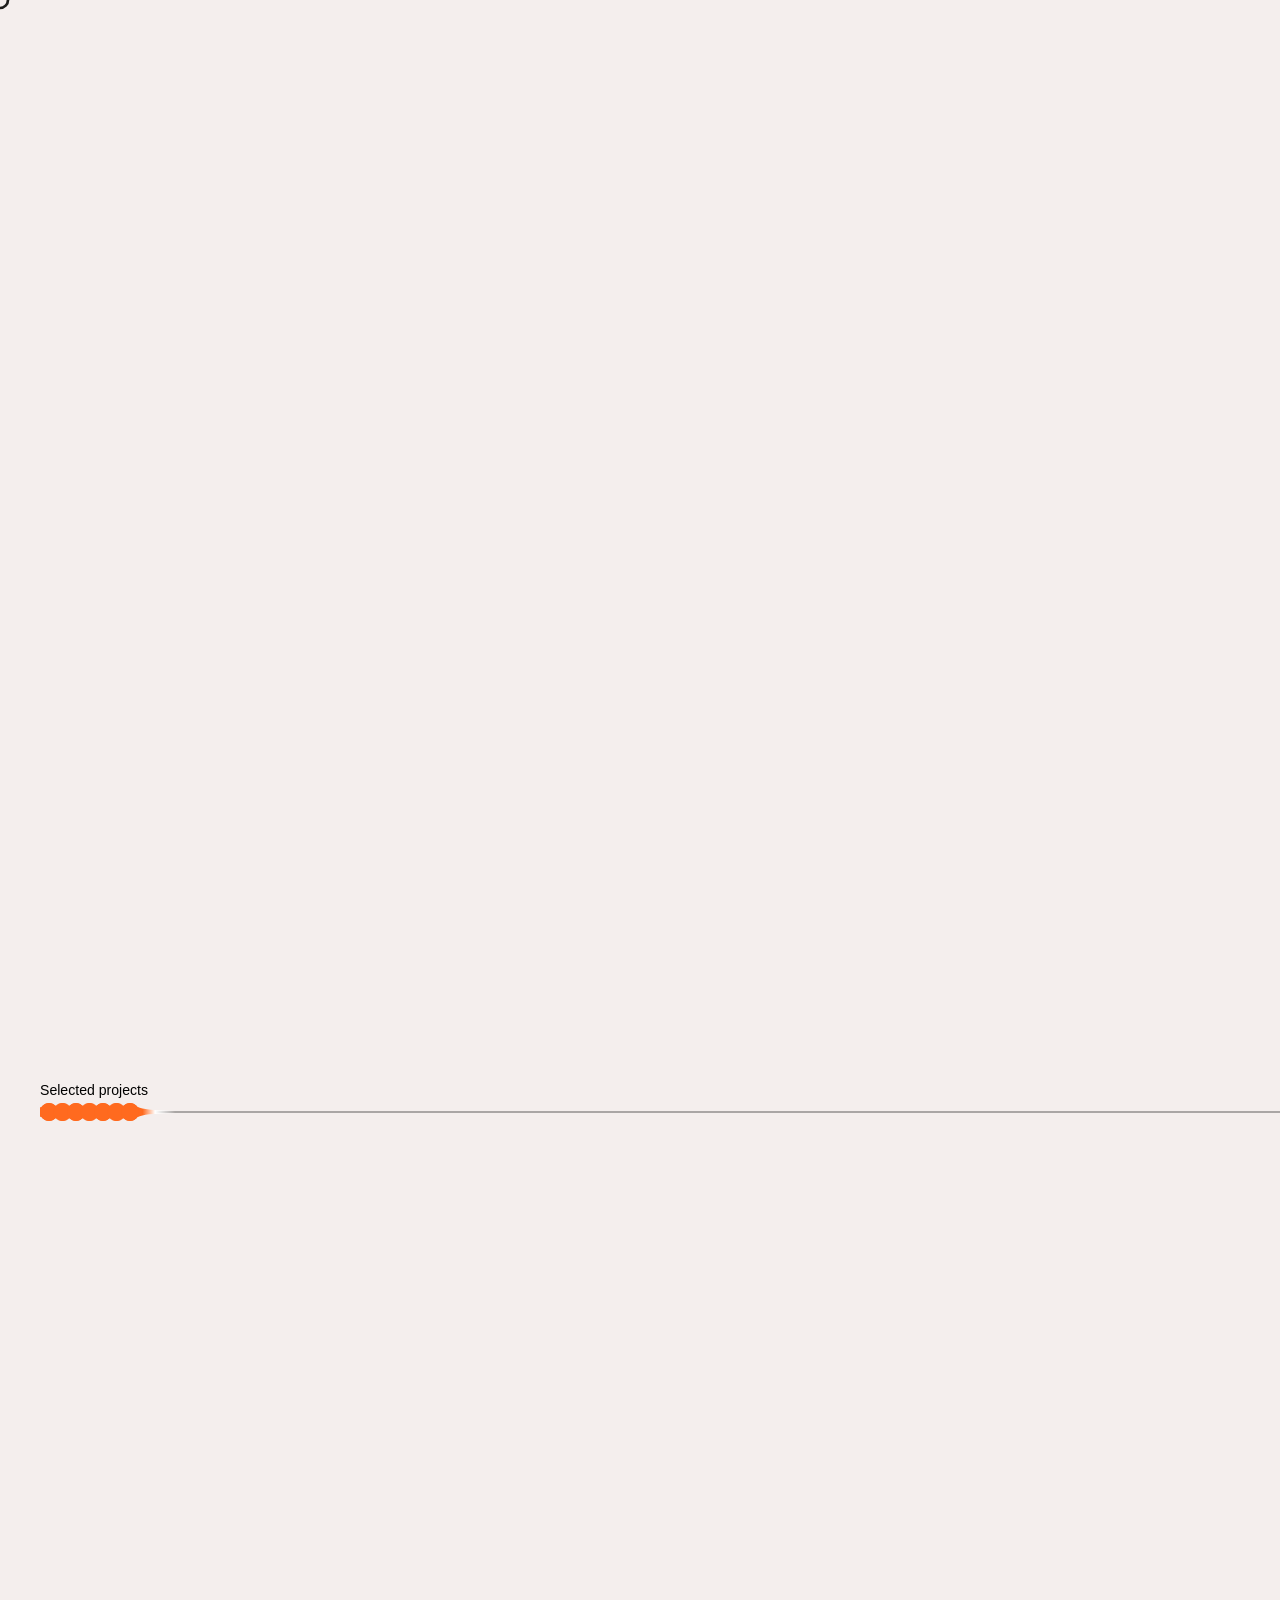
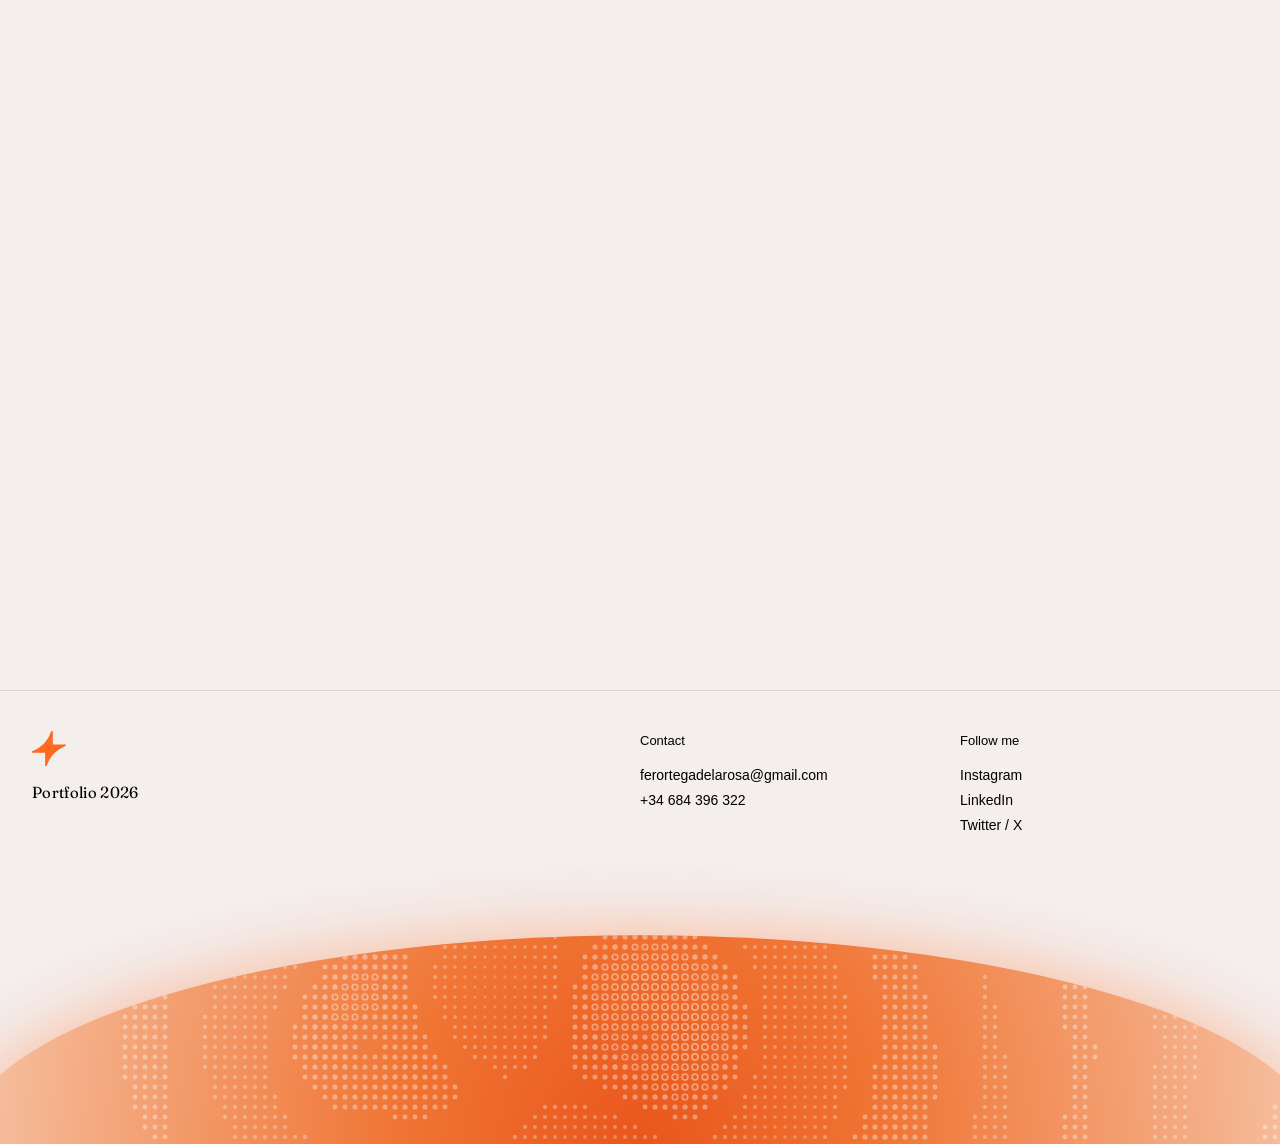
<file: index.html>
<!DOCTYPE html>
<html lang="en">

<head>
    <meta charset="UTF-8">
    <meta name="viewport" content="width=device-width, initial-scale=1.0">
    <title>Fer´s 2026 — Portfolio</title>
    <meta name="description"
        content="Portfolio of Fer Ortega, brand and product designer specializing in branding, editorial and web design.">
    <link rel="icon" type="image/svg+xml" href="assets/img/favicon.svg">
    <script src="assets/js/theme.js"></script>
    <link rel="stylesheet" href="styles.css">
</head>

<body>

    <!-- ═══════════════════════ CUSTOM CURSOR ═══════════════════════ -->
    <div class="custom-cursor" id="customCursor">
        <svg width="20" height="20" viewBox="0 0 20 20">
            <circle class="cursor-circle" cx="10" cy="10" r="8" fill="transparent" stroke="#1d1d1b"
                stroke-width="2.7" />
        </svg>
    </div>

    <!-- ═══════════════════════ INTRO VIDEO ═══════════════════════ -->
    <div class="intro-overlay" id="introOverlay">
        <video class="intro-video" id="introVideo" autoplay muted playsinline>
            <source src="assets/videos/video_intro_portfolio_final.mp4?v=4" type="video/mp4">
        </video>
    </div>

    <!-- ═══════════════════════ NAVBAR ═══════════════════════ -->
    <nav class="navbar" id="navbar">
        <a href="#" class="nav-logo" aria-label="Go to home">
            <svg class="nav-logo-svg" viewBox="0 0 92.7 96" fill="#ffffff">
                <path
                    d="M54.92,0c.66.29,1.92,1.29,1.92,2.04v34.32l.36.36h33.84c.07,0,.92.71,1.05.87,2.72,3.66-4.33,5.19-6.61,6.28-21.43,10.26-37.63,28.07-44.91,50.85l-1.49,1.27h-1.44c-.66-.29-1.92-1.29-1.92-2.04v-34.68H1.52c-1.14,0-1.82-2.45-1.38-3.54.6-1.47,4.9-2.64,6.46-3.38,18.41-8.71,33.08-22.81,41.64-41.4.75-1.63,3.59-9.72,4.15-10.25.31-.29.83-.34,1.09-.71h1.44Z" />
            </svg>
        </a>
        <button class="nav-menu-btn" id="menuToggle" aria-label="Toggle menu">
            <svg class="nav-menu-svg" viewBox="0 0 18 12" fill="#ffffff">
                <path
                    d="M0,11h0c0-.55.45-1,1-1h16c.55,0,1,.45,1,1h0c0,.55-.45,1-1,1H1c-.55,0-1-.45-1-1ZM0,6h0c0-.55.45-1,1-1h16c.55,0,1,.45,1,1h0c0,.55-.45,1-1,1H1c-.55,0-1-.45-1-1ZM0,1h0C0,.45.45,0,1,0h16c.55,0,1,.45,1,1h0c0,.55-.45,1-1,1H1c-.55,0-1-.45-1-1Z" />
            </svg>
        </button>
    </nav>

    <!-- ═══════════════════════ MENU OVERLAY ═══════════════════════ -->
    <div class="menu-overlay" id="menuOverlay">
        <div class="menu-overlay-backdrop" id="menuBackdrop"></div>
        <div class="menu-overlay-panel" id="menuPanel">
            <div class="menu-overlay-header">
                <button class="nav-close-btn" id="menuClose" aria-label="Close menu">
                    <svg class="nav-close-svg" viewBox="0 0 14 14" fill="none" stroke="#ffffff" stroke-width="2"
                        stroke-linecap="round">
                        <line x1="1" y1="1" x2="13" y2="13" />
                        <line x1="13" y1="1" x2="1" y2="13" />
                    </svg>
                </button>
            </div>
            <div class="menu-overlay-content">
                <nav class="menu-nav">
                    <a href="#" class="menu-nav-link" data-index="01">Home</a>
                    <a href="#works" class="menu-nav-link" data-index="02">Works</a>
                    <a href="pages/about.html" class="menu-nav-link" data-index="04">About</a>
                    <a href="#contact" class="menu-nav-link" data-index="05">Contact</a>
                    <!-- Light / Dark theme switch -->
                    <button type="button" class="theme-toggle" aria-pressed="false">
                        <span class="theme-toggle-content theme-when-warm">
                            <svg viewBox="0 0 24 24" fill="none" stroke="currentColor" stroke-width="2.2"
                                stroke-linecap="round" aria-hidden="true">
                                <circle cx="12" cy="12" r="4" />
                                <path
                                    d="M12 2.5v2M12 19.5v2M4.6 4.6l1.4 1.4M18 18l1.4 1.4M2.5 12h2M19.5 12h2M4.6 19.4L6 18M18 6l1.4-1.4" />
                            </svg>
                            Light
                        </span>
                        <span class="theme-toggle-content theme-when-cold">
                            <svg viewBox="0 0 24 24" fill="none" stroke="currentColor" stroke-width="2.2"
                                stroke-linecap="round" stroke-linejoin="round" aria-hidden="true">
                                <circle cx="12" cy="12" r="8.5" />
                                <circle cx="9.2" cy="9.6" r="1.7" />
                                <circle cx="14.6" cy="14.2" r="2.3" />
                                <circle cx="14.4" cy="7.6" r="0.9" />
                            </svg>
                            Dark
                        </span>
                    </button>
                </nav>
            </div>
        </div>
    </div>

    <!-- ═══════════════════════ HERO SECTION ═══════════════════════ -->
    <section class="hero" id="hero">
        <!-- Background Wave Animation -->
        <div class="hero-video-wrapper">
            <canvas class="hero-wave-canvas" id="heroWaveCanvas"></canvas>
            <div class="hero-image-trail" id="heroImageTrail"></div>
        </div>
        <div class="hero-content">
            <div class="hero-title-wrap">
                <h1 class="hero-title">
                    <span class="hero-tagline hero-line-1">Design dwells</span>
                    <span class="hero-tagline hero-line-2">in <em class="hero-accent hero-rotator"
                            id="heroRotator">liminality</em></span>
                    <span class="hero-portfolio hero-line-3">Portfolio 2026</span>
                </h1>
            </div>
        </div>
    </section>

    <!-- ═══════════════════════ PROJECTS SECTION ═══════════════════════ -->
    <section class="projects" id="works">
        <!-- Pinned stage: the row of projects scrolls horizontally with the page scroll -->
        <div class="projects-pin" id="projectsPin">
            <div class="projects-track" id="projectsTrack">
                <!-- Section header: label + a rule spanning the whole row -->
                <header class="projects-header">
                    <h2 class="projects-label">Selected projects</h2>
                    <hr class="projects-rule">
                </header>
                <div class="projects-row">

                    <!-- Project: Mail Metro Media -->
                    <div class="project-card" id="project-mmm" data-color="#FF4444">
                        <div class="project-bg"></div>
                        <div class="project-content">
                            <div class="project-visual" id="mmm-visual">
                                <div class="project-icon-wrapper has-hover-video" data-project="mmm"
                                    style="background: none; overflow: hidden;">
                                    <img src="assets/img/MMM/merch/Slide 16_9 - 30.jpg" alt="Mail Metro Media"
                                        class="project-img-static"
                                        style="width: 100%; height: 100%; object-fit: cover; transform: scale(1.08); transform-origin: bottom left;">
                                    <div class="project-hover">
                                        <h3 class="project-hover-title">Mail Metro Media</h3>
                                        <p class="project-hover-text">A rebrand built on the highlight, giving one of
                                            London's media groups a single, modern voice.</p>
                                        <span class="project-hover-meta">2026 · Rebranding</span>
                                    </div>
                                </div>
                            </div>
                        </div>
                    </div>

                    <!-- Project: Baiala (confidential — password protected) -->
                    <div class="project-card is-confidential" id="project-baiala" data-color="#0F233B">
                        <div class="project-bg"></div>
                        <div class="project-content">
                            <div class="project-visual" id="baiala-visual">
                                <div class="project-icon-wrapper has-hover-video" data-project="baiala"
                                    style="background: none; overflow: hidden;">
                                    <img src="assets/img/Baiala/image_grande.jpg" alt="Baiala"
                                        class="project-img-static"
                                        style="width: 100%; height: 100%; object-fit: cover;">
                                    <span class="project-lock" aria-hidden="true">
                                        <svg viewBox="0 0 24 24" fill="none" stroke="currentColor" stroke-width="1.6"
                                            stroke-linecap="round" stroke-linejoin="round">
                                            <rect x="5" y="11" width="14" height="9" rx="2" />
                                            <path d="M8 11V8a4 4 0 0 1 8 0v3" />
                                        </svg>
                                        Confidential
                                    </span>
                                    <div class="project-hover">
                                        <h3 class="project-hover-title">Baiala</h3>
                                        <p class="project-hover-text">A beach restaurant in Calpe where classic European
                                            elegance meets a simple, relaxed touch.</p>
                                        <span class="project-hover-meta">2026 · Branding · Password protected</span>
                                    </div>
                                </div>
                            </div>
                        </div>
                    </div>

                    <!-- Project: Becher -->
                    <div class="project-card" id="project-strobe" data-color="#2a2a2a">
                        <div class="project-bg"></div>
                        <div class="project-content">
                            <div class="project-visual" id="becher-visual">
                                <div class="project-icon-wrapper has-hover-video" data-project="strobe"
                                    style="background: none; overflow: hidden;">
                                    <img src="assets/img/becher/img_fullscreen.jpg" alt="Becher"
                                        class="project-img-static"
                                        style="width: 100%; height: 100%; object-fit: cover;">
                                    <span class="project-badge">
                                        <svg viewBox="0 0 24 24" fill="none" stroke="currentColor" stroke-width="1.6"
                                            stroke-linecap="round" stroke-linejoin="round" aria-hidden="true">
                                            <path d="M8 2.5l2.5 6M16 2.5l-2.5 6" />
                                            <circle cx="12" cy="14.5" r="6" />
                                            <path
                                                d="M12 11.5l.9 1.9 2.1.3-1.5 1.5.4 2.1-1.9-1-1.9 1 .4-2.1-1.5-1.5 2.1-.3z" />
                                        </svg>
                                        Exhibited · Museo Nacional de Artes Decorativas
                                    </span>
                                    <div class="project-hover">
                                        <h3 class="project-hover-title">Becher</h3>
                                        <p class="project-hover-text">An experimental publication tracing the cup as a
                                            symbol across time.</p>
                                        <span class="project-hover-meta">2025 · Editorial · Academic project</span>
                                    </div>
                                </div>
                            </div>
                        </div>
                    </div>

                    <!-- Project: Faro Santander -->
                    <div class="project-card" id="project-faro" data-color="#7B61FF">
                        <div class="project-bg"></div>
                        <div class="project-content">
                            <div class="project-visual" id="faro-visual">
                                <div class="project-icon-wrapper has-hover-video" data-project="faro"
                                    style="background: none; overflow: hidden;">
                                    <img src="assets/img/Faro santander/medios impresos/image 106.jpg"
                                        alt="Faro Santander" class="project-img-static"
                                        style="width: 100%; height: 100%; object-fit: cover;">
                                    <div class="project-hover">
                                        <h3 class="project-hover-title">Faro Santander</h3>
                                        <p class="project-hover-text">A brand built on light for Banco Santander's
                                            foundation and its new museum.</p>
                                        <span class="project-hover-meta">2026 · Branding</span>
                                    </div>
                                </div>
                            </div>
                        </div>
                    </div>

                    <!-- Project: Dentcob -->
                    <div class="project-card" id="project-nordika" data-color="#4a3370">
                        <div class="project-bg"></div>
                        <div class="project-content">
                            <div class="project-visual" id="nordika-visual">
                                <div class="project-icon-wrapper has-hover-video" data-project="nordika"
                                    style="background: none; overflow: hidden;">
                                    <img src="assets/img/dentcob/Mockupdentcob.jpg" alt="Dentcob"
                                        class="project-img-static"
                                        style="width: 100%; height: 100%; object-fit: cover;">
                                    <div class="project-hover">
                                        <h3 class="project-hover-title">Dentcob</h3>
                                        <p class="project-hover-text">A clear, trustworthy digital presence for a dental
                                            clinic in Madrid.</p>
                                        <span class="project-hover-meta">2026 · Web design · Freelance</span>
                                    </div>
                                </div>
                            </div>
                        </div>
                    </div>

                    <!-- Project: Cesida -->
                    <div class="project-card" id="project-forma" data-color="#6b7b6a">
                        <div class="project-bg"></div>
                        <div class="project-content">
                            <div class="project-visual" id="cesida-visual">
                                <div class="project-icon-wrapper has-hover-video" data-project="forma"
                                    style="background: none; overflow: hidden;">
                                    <img src="assets/img/cesida/mockup_landing.jpg" alt="Cesida"
                                        class="project-img-static"
                                        style="width: 100%; height: 100%; object-fit: cover;">
                                    <div class="project-hover">
                                        <h3 class="project-hover-title">Cesida</h3>
                                        <p class="project-hover-text">A full rebrand to break the stigma around people
                                            living with HIV.</p>
                                        <span class="project-hover-meta">2025 · Rebranding · Academic project</span>
                                    </div>
                                </div>
                            </div>
                        </div>
                    </div>

                    <!-- Project: Personal Projects -->
                    <div class="project-card" id="project-personal" data-color="#1a1a2e">
                        <div class="project-bg"></div>
                        <div class="project-content">
                            <div class="project-visual" id="personal-visual">
                                <a href="pages/archive.html"
                                    class="project-icon-wrapper has-hover-video archive-mist-card"
                                    style="overflow: hidden; display: block;">
                                    <canvas class="project-img-static archive-mist" id="archiveMist"
                                        aria-hidden="true"></canvas>
                                    <div class="project-hover">
                                        <h3 class="project-hover-title">Archive</h3>
                                        <p class="project-hover-text">Personal explorations in illustration, 3D and
                                            motion,
                                            driven by curiosity.</p>
                                        <span class="project-hover-meta">2023–2026 · Personal projects</span>
                                    </div>
                                </a>
                            </div>
                        </div>
                    </div>
                </div>
            </div>
        </div>
    </section>

    <!-- ═══════════════════════ PROJECT LOCK (confidential projects) ═══════════════════════ -->
    <div class="project-lock-overlay" id="projectLock" aria-hidden="true">
        <div class="project-lock-backdrop" id="projectLockBackdrop"></div>
        <form class="project-lock-panel" id="projectLockForm" autocomplete="off" role="dialog" aria-modal="true"
            aria-labelledby="projectLockTitle">
            <span class="project-lock-tag">Confidential project</span>
            <h2 class="project-lock-title" id="projectLockTitle">Project</h2>
            <p class="project-lock-text">This project is under confidentiality. Enter the password to view it.</p>
            <label class="project-lock-field">
                <span class="project-lock-label">Password</span>
                <input type="password" id="projectLockInput" class="project-lock-input" required>
            </label>
            <p class="project-lock-error" id="projectLockError" role="alert" hidden>Incorrect password. Try again.</p>
            <div class="project-lock-actions">
                <button type="button" class="project-lock-cancel" id="projectLockCancel">Cancel</button>
                <button type="submit" class="project-lock-submit">
                    View project
                    <svg viewBox="0 0 48 48" fill="none" aria-hidden="true">
                        <path d="M8 24H40M40 24L28 12M40 24L28 36" stroke="currentColor" stroke-width="3.5"
                            stroke-linecap="round" stroke-linejoin="round" />
                    </svg>
                </button>
            </div>
        </form>
    </div>

    <!-- ═══════════════════════ PROJECT DETAIL OVERLAY ═══════════════════════ -->
    <!-- 12-column grid layout: meta (cols 1–3) · content (cols 5–12) -->
    <div class="project-detail-overlay" id="projectDetailOverlay">
        <article class="project-detail-panel" id="projectDetailPanel">

            <!-- Sticky Header -->
            <header class="project-detail-header">
                <span class="project-detail-tag" id="projectDetailTag">Project</span>
                <button class="project-detail-close" id="projectDetailClose" aria-label="Close project detail">
                    <svg class="nav-close-svg" viewBox="0 0 14 14" fill="none" stroke="#000000" stroke-width="2"
                        stroke-linecap="round">
                        <line x1="1" y1="1" x2="13" y2="13" />
                        <line x1="13" y1="1" x2="1" y2="13" />
                    </svg>
                </button>
            </header>

            <!-- Cover: full-screen image (or colour block) that eases away on scroll -->
            <section class="pd-cover" id="projectDetailCover" aria-hidden="true">
                <div class="pd-cover-media" id="projectDetailCoverMedia"></div>
            </section>

            <!-- Intro: title + metadata + description -->
            <section class="pd-intro">
                <div class="pd-grid">
                    <h1 class="pd-title" id="projectDetailTitle">Project</h1>
                    <hr class="pd-rule">
                    <!-- Recognition badge (filled by JS for projects with an `award`) -->
                    <p class="pd-award" id="projectDetailAward" hidden>
                        <svg viewBox="0 0 24 24" fill="none" stroke="currentColor" stroke-width="1.6"
                            stroke-linecap="round" stroke-linejoin="round" aria-hidden="true">
                            <path d="M8 2.5l2.5 6M16 2.5l-2.5 6" />
                            <circle cx="12" cy="14.5" r="6" />
                            <path d="M12 11.5l.9 1.9 2.1.3-1.5 1.5.4 2.1-1.9-1-1.9 1 .4-2.1-1.5-1.5 2.1-.3z" />
                        </svg>
                        <span id="projectDetailAwardText"></span>
                    </p>
                </div>
                <div class="pd-grid">
                    <aside class="pd-meta">
                        <dl class="pd-meta-list">
                            <div class="pd-meta-item">
                                <dt>Category:</dt>
                                <dd id="projectDetailCategory">—</dd>
                            </div>
                            <div class="pd-meta-item">
                                <dt>Year:</dt>
                                <dd id="projectDetailYear">—</dd>
                            </div>
                            <div class="pd-meta-item">
                                <dt>Role:</dt>
                                <dd id="projectDetailRole">—</dd>
                            </div>
                            <div class="pd-meta-item" id="projectDetailContextItem" hidden>
                                <dt>Context:</dt>
                                <dd id="projectDetailContext">—</dd>
                            </div>
                            <div class="pd-meta-item">
                                <dt>Tools:</dt>
                                <dd id="projectDetailTools">—</dd>
                            </div>
                        </dl>
                        <a class="pd-visit-link" id="projectDetailLink" href="javascript:void(0)" target="_blank"
                            rel="noopener" hidden>Visit Website</a>
                    </aside>
                    <div class="pd-description">
                        <p id="projectDetailDescription"></p>
                    </div>
                </div>
            </section>

            <!-- Gallery: glued images on a 12-column grid with the description spread
                 in short paragraphs; rows generated by JS -->
            <section class="pd-gallery" id="projectDetailGallery" aria-label="Project images">
            </section>

            <!-- Next Project (orange band) -->
            <section class="pd-next" id="projectDetailNext">
                <!-- Two boxes: label + name on the left, arrow on the right (aligned to the name) -->
                <a class="pd-next-link" id="projectDetailNextLink" href="javascript:void(0)">
                    <span class="pd-next-text">
                        <span class="pd-next-label">Next Project</span>
                        <span class="pd-next-name" id="projectDetailNextName">Next</span>
                    </span>
                    <span class="pd-next-arrow-box" aria-hidden="true">
                        <svg class="pd-next-arrow" viewBox="0 0 48 48" fill="none">
                            <path d="M8 24H40M40 24L28 12M40 24L28 36" stroke="currentColor" stroke-width="3"
                                stroke-linecap="round" stroke-linejoin="round" />
                        </svg>
                    </span>
                </a>
            </section>

        </article>
    </div>


    <!-- ═══════════════════════ FOOTER ═══════════════════════ -->
    <footer class="footer" id="contact">
        <div class="footer-top">
            <div class="footer-col footer-brand">
                <!-- logo web.svg, inline so it can be coloured orange -->
                <svg class="footer-logo-mark" viewBox="0 0 92.7 96" aria-hidden="true">
                    <path
                        d="M54.92,0c.66.29,1.92,1.29,1.92,2.04v34.32l.36.36h33.84c.07,0,.92.71,1.05.87,2.72,3.66-4.33,5.19-6.61,6.28-21.43,10.26-37.63,28.07-44.91,50.85l-1.49,1.27h-1.44c-.66-.29-1.92-1.29-1.92-2.04v-34.68H1.52c-1.14,0-1.82-2.45-1.38-3.54.6-1.47,4.9-2.64,6.46-3.38,18.41-8.71,33.08-22.81,41.64-41.4.75-1.63,3.59-9.72,4.15-10.25.31-.29.83-.34,1.09-.71h1.44Z" />
                </svg>
                <span class="footer-logo">Portfolio 2026</span>
            </div>
            <div class="footer-col">
                <span class="footer-label">Contact</span>
                <a href="mailto:ferortegadelarosa@gmail.com" class="footer-link">ferortegadelarosa@gmail.com</a>
                <a href="tel:+34684396322" class="footer-link">+34 684 396 322</a>
            </div>
            <div class="footer-col">
                <span class="footer-label">Follow me</span>
                <a href="https://www.instagram.com/fer.roseroseroseroseroserosero/" class="footer-link"
                    target="_blank">Instagram</a>
                <a href="https://www.linkedin.com/feed/" class="footer-link" target="_blank">LinkedIn</a>
                <a href="https://x.com/ElBosco17" class="footer-link" target="_blank">Twitter / X</a>
            </div>
        </div>
        <!-- Luminous orange dome with the hero's dot waves masked inside; reacts to the cursor -->
        <div class="footer-watermark">
            <canvas class="footer-dome" id="footerDome" aria-hidden="true"></canvas>
        </div>
    </footer>

    <script src="assets/js/archive-mist.js"></script>
    <script src="script.js"></script>
</body>

</html>
</file>
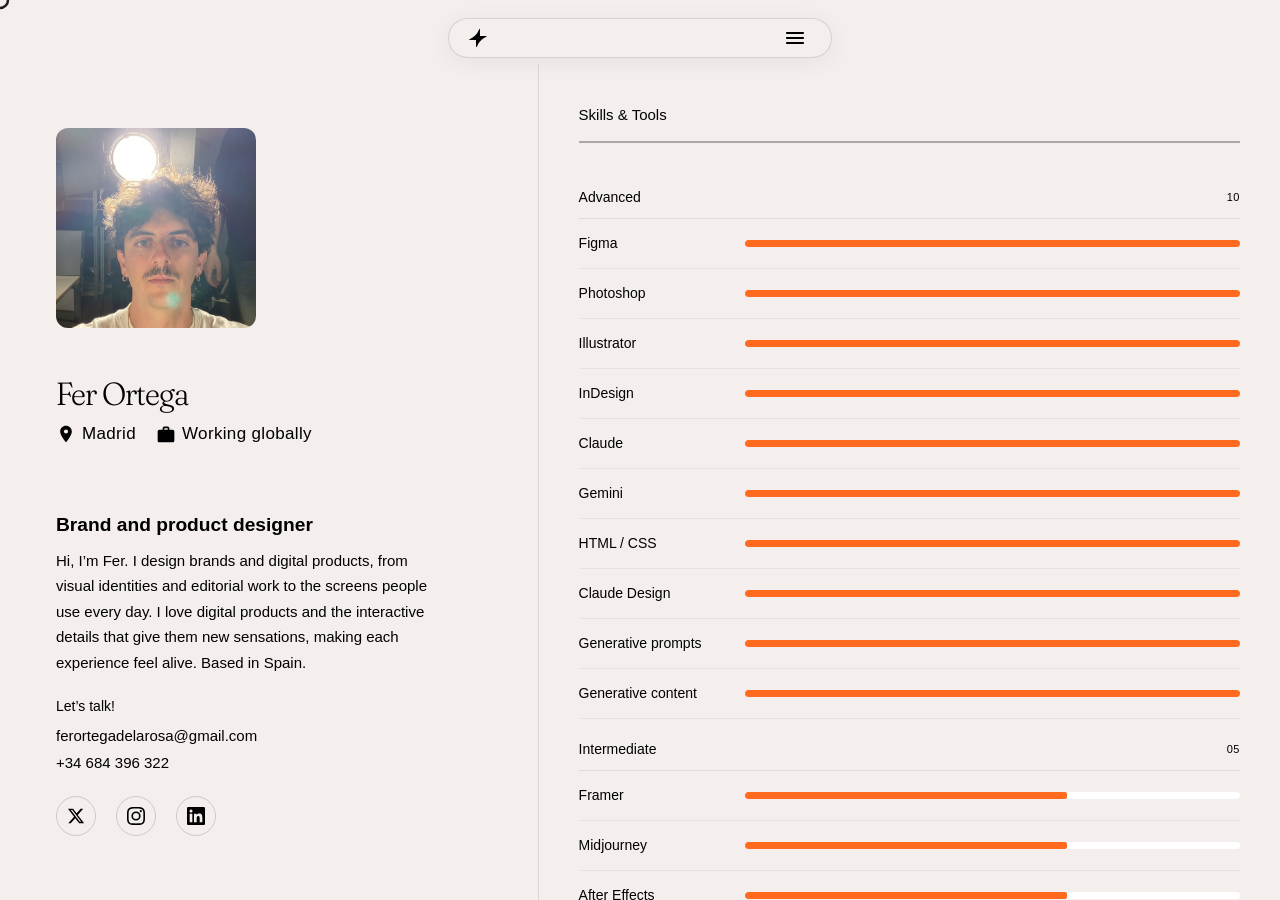
<file: pages/about.html>
<!DOCTYPE html>
<html lang="en">

<head>
    <meta charset="UTF-8">
    <meta name="viewport" content="width=device-width, initial-scale=1.0">
    <title>About — Fer´s 2026</title>
    <meta name="description" content="Brand and product designer specializing in branding, editorial and web design.">
    <link rel="icon" type="image/svg+xml" href="../assets/img/favicon.svg">
    <script src="../assets/js/theme.js"></script>
    <link rel="stylesheet" href="../styles.css">
    <style>
        /* ─── About Page Specific Styles ───────────────────────── */
        body {
            background: var(--paper);
            color: var(--ink);
            overflow: hidden;
            cursor: none;
        }

        /* ─── Layout: Split Screen ─────────────────────────────── */
        .about-page {
            display: flex;
            width: 100%;
            height: 100vh;
            padding-top: var(--nav-height);
        }

        /* ─── Left Panel (Fixed) ───────────────────────────────── */
        .about-left {
            width: 42%;
            height: calc(100vh - var(--nav-height));
            flex-shrink: 0;
            display: flex;
            flex-direction: column;
            justify-content: center;
            padding: 60px 48px 60px 56px;
            gap: 48px;
            /* Space between photo, text and socials */
            overflow: hidden;
        }

        /* Profile Photo */
        .about-photo-wrapper {
            width: 200px;
            height: 200px;
            border-radius: 6%;
            overflow: hidden;
            flex-shrink: 0;
            opacity: 0;
            transform: translateY(30px);
            animation: aboutReveal 0.8s cubic-bezier(0.16, 1, 0.3, 1) 0.2s forwards;
        }

        .about-photo {
            width: 100%;
            height: 100%;
            object-fit: cover;
            display: block;
            filter: grayscale(10%);
            transition: filter 0.5s ease;
        }

        .about-photo-wrapper:hover .about-photo {
            filter: grayscale(0%);
        }

        /* Text Block */
        .about-text-block {
            display: flex;
            flex-direction: column;
            gap: 10px;
            opacity: 0;
            transform: translateY(20px);
            animation: aboutReveal 0.8s cubic-bezier(0.16, 1, 0.3, 1) 0.35s forwards;
        }

        .about-name {
            font-family: var(--font-title);
            font-size: clamp(24px, 2.5vw, 34px);
            font-weight: 700;
            letter-spacing: -0.03em;
            color: var(--ink);
            line-height: 1.1;
        }

        .about-info-row {
            display: flex;
            align-items: center;
            gap: 20px;
            flex-wrap: wrap;
        }

        .about-location {
            display: flex;
            align-items: center;
            gap: 6px;
            font-size: 17px;
            font-weight: 500;
            color: var(--ink);
            letter-spacing: 0.02em;
        }

        .about-location svg {
            width: 20px;
            height: 20px;
            fill: var(--ink);
            flex-shrink: 0;
        }

        @property --fw {
            syntax: '<number>';
            inherits: false;
            initial-value: 500;
        }

        .about-location a {
            color: inherit;
            text-decoration: none;
            font-style: normal;
            --fw: 500;
            font-weight: var(--fw);
            transition: color 0.35s cubic-bezier(0.25, 0.1, 0.25, 1),
                --fw 0.4s cubic-bezier(0.33, 0, 0.2, 1);
        }

        .about-location a:hover {
            color: var(--ink);
            font-style: italic;
        }

        /* Role + bio as one group, separated from the name block */
        .about-intro {
            display: flex;
            flex-direction: column;
            gap: 12px;
            margin-top: 56px;
            /* Role + bio stand apart from the name block */
        }

        /* Contact under the bio: same hover as the nav menu and footer links */
        .about-contact {
            display: flex;
            flex-direction: column;
            align-items: flex-start;
            gap: 2px;
            margin-top: 10px;
        }

        .about-contact-title {
            font-size: 14px;
            font-weight: 500;
            /* Helvetica Medium */
            line-height: 1.4;
            margin-bottom: 4px;
            color: var(--ink);
        }

        .about-contact-link {
            position: relative;
            font-size: 15px;
            font-weight: 300;
            line-height: 1.7;
            color: var(--ink);
            transition: transform 0.4s cubic-bezier(0.16, 1, 0.3, 1);
        }

        .about-contact-link::before {
            content: '';
            position: absolute;
            left: -12px;
            top: 50%;
            width: 0.55em;
            height: 0.55em;
            transform: translateY(-50%);
            background-image: url("data:image/svg+xml,%3Csvg xmlns='http://www.w3.org/2000/svg' viewBox='0 0 20 20'%3E%3Ccircle cx='10' cy='10' r='7.5' fill='none' stroke='%23000000' stroke-width='2.5'/%3E%3C/svg%3E");
            background-size: contain;
            background-repeat: no-repeat;
            opacity: 0;
            transition: opacity 0.3s ease;
        }

        .about-contact-link:hover {
            opacity: 1;
            transform: translateX(8px);
        }

        .about-contact-link:hover::before {
            opacity: 1;
        }

        .about-role {
            font-size: clamp(17px, 1.5vw, 21px);
            line-height: 1.2;
            font-weight: 550;
            color: var(--ink);
        }

        .about-bio {
            font-size: 15px;
            font-weight: 400;
            line-height: 1.7;
            color: var(--ink);
            max-width: 380px;
        }

        /* Social Icons */
        .about-socials {
            display: flex;
            align-items: center;
            gap: 20px;
            margin-top: -28px;
            /* Sits closer to the contact details above */
            opacity: 0;
            transform: translateY(15px);
            animation: aboutReveal 0.8s cubic-bezier(0.16, 1, 0.3, 1) 0.5s forwards;
        }

        .about-social-link {
            display: flex;
            align-items: center;
            justify-content: center;
            width: 40px;
            height: 40px;
            border-radius: 50%;
            border: 1.5px solid rgba(var(--ink-rgb), 0.15);
            color: var(--ink);
            transition: all 0.3s ease;
        }

        .about-social-link:hover {
            background: transparent;
            border-color: var(--ink);
            color: var(--ink);
            transform: translateY(-3px);
        }

        .about-social-link svg {
            width: 18px;
            height: 18px;
            fill: currentColor;
        }

        /* ─── Divider ──────────────────────────────────────────── */
        .about-divider {
            width: 1px;
            height: calc(100vh - var(--nav-height));
            background: rgba(var(--ink-rgb), 0.1);
            flex-shrink: 0;
        }

        /* ─── Right Panel (Scrollable) ─────────────────────────── */
        .about-right {
            flex: 1;
            height: calc(100vh - var(--nav-height));
            overflow-y: auto;
            padding: 40px 40px 80px;
            scrollbar-width: thin;
            scrollbar-color: rgba(var(--ink-rgb), 0.1) transparent;
        }

        .about-right::-webkit-scrollbar {
            width: 5px;
        }

        .about-right::-webkit-scrollbar-track {
            background: transparent;
        }

        .about-right::-webkit-scrollbar-thumb {
            background: rgba(var(--ink-rgb), 0.12);
            border-radius: 3px;
        }

        .about-right-label {
            font-size: 15px;
            font-weight: 500;
            /* Helvetica Medium */
            color: var(--ink);
            margin-bottom: 24px;
            opacity: 0;
            transform: translateY(10px);
            animation: aboutReveal 0.8s cubic-bezier(0.16, 1, 0.3, 1) 0.3s forwards;
        }

        /* Skills header: label + rule (rule style lives in styles.css) */
        .skills-header {
            position: relative;
            margin-bottom: 24px;
        }

        .skills-header .about-right-label {
            margin-bottom: 0;
        }

        .skills-header .projects-rule {
            opacity: 0;
            transform: translateY(10px);
            animation: aboutReveal 0.8s cubic-bezier(0.16, 1, 0.3, 1) 0.4s forwards;
        }

        /* Skills Section */
        .skills-container {
            display: flex;
            flex-direction: column;
            gap: 0;
        }

        .skills-group-header {
            display: flex;
            align-items: center;
            justify-content: space-between;
            padding: 20px 0 10px;
            border-bottom: 1px solid rgba(var(--ink-rgb), 0.08);
            opacity: 0;
            transform: translateY(15px);
            animation: aboutReveal 0.7s cubic-bezier(0.16, 1, 0.3, 1) forwards;
        }

        .skills-group-label {
            font-family: 'Site Sans Regular', var(--font);
            font-size: 14px;
            font-weight: 400;
            /* Helvetica Regular */
            color: var(--ink);
        }

        .skills-group-count {
            font-size: 11px;
            font-weight: 400;
            color: var(--ink);
            letter-spacing: 0.05em;
        }

        .skill-row {
            display: flex;
            align-items: center;
            gap: 16px;
            padding: 14px 0;
            border-bottom: 1px solid rgba(var(--ink-rgb), 0.05);
            opacity: 0;
            transform: translateY(15px);
            animation: aboutReveal 0.7s cubic-bezier(0.16, 1, 0.3, 1) forwards;
        }

        .skill-name {
            font-size: 14px;
            font-weight: 300;
            /* Helvetica Light */
            color: var(--ink);
            white-space: nowrap;
            min-width: 150px;
            /* Wide enough for the longest tool name: bars line up */
            flex-shrink: 0;
        }

        .skill-bar {
            flex: 1;
            height: 7px;
            background: var(--surface);
            /* Unfilled part */
            border-radius: 25px;
            overflow: hidden;
        }

        .skill-bar-fill {
            height: 100%;
            width: 0;
            background: #FF6A1F;
            border-radius: 2px;
            transition: width 1.2s cubic-bezier(0.16, 1, 0.3, 1);
        }

        /* ─── Animation ────────────────────────────────────────── */
        @keyframes aboutReveal {
            to {
                opacity: 1;
                transform: translateY(0);
            }
        }

        /* ─── Navbar overrides for about page ────────────── */
        /* The floating pill navbar keeps its blue styling on all pages */

        /* ─── Custom Cursor (light theme) ──────────────────────── */
        .custom-cursor {
            position: fixed;
            top: 0;
            left: 0;
            width: 25px;
            height: 25px;
            pointer-events: none;
            z-index: 99999;
            transform: translate(-70%, -70%);
            will-change: transform;
        }

        .cursor-circle {
            transition: fill 0.3s ease, stroke 0.3s ease, stroke-width 0.3s ease;
        }

        .custom-cursor.active .cursor-circle {
            fill: var(--ink);
            stroke-width: 0;
        }

        /* ─── Responsive ──────────────────────────────────────── */
        @media (max-width: 1024px) {
            .about-left {
                width: 44%;
                padding: 40px 36px 40px 40px;
                gap: 36px;
            }

            .about-photo-wrapper {
                width: 180px;
                height: 180px;
            }
        }

        @media (max-width: 768px) {
            body {
                overflow-y: auto;
            }

            .about-page {
                flex-direction: column;
                height: auto;
                min-height: 100vh;
            }

            .about-left {
                width: 100%;
                height: auto;
                padding: 40px 24px 32px;
                align-items: center;
                text-align: center;
            }

            .about-photo-wrapper {
                width: 140px;
                height: 140px;
            }

            .about-bio {
                max-width: 100%;
            }

            .about-socials {
                justify-content: center;
            }

            .about-divider {
                width: 100%;
                height: 1px;
            }

            .about-right {
                height: auto;
                overflow-y: visible;
                padding: 32px 24px 60px;
            }

            .about-right-label {
                text-align: center;
            }

            .skill-name {
                min-width: 90px;
                font-size: 13px;
            }
        }

        @media (max-width: 480px) {
            .about-name {
                font-size: 28px;
            }

            .skill-name {
                min-width: 80px;
            }
        }
    </style>
</head>

<body>

    <!-- ═══════════════════════ CUSTOM CURSOR ═══════════════════════ -->
    <div class="custom-cursor" id="customCursor">
        <svg width="20" height="20" viewBox="0 0 20 20">
            <circle class="cursor-circle" cx="10" cy="10" r="8" fill="transparent" stroke="#1d1d1b"
                stroke-width="2.5" />
        </svg>
    </div>

    <!-- ═══════════════════════ NAVBAR ═══════════════════════ -->
    <nav class="navbar" id="navbar">
        <a href="../index.html" class="nav-logo" aria-label="Go to home">
            <svg class="nav-logo-svg" viewBox="0 0 92.7 96" fill="#ffffff">
                <path
                    d="M54.92,0c.66.29,1.92,1.29,1.92,2.04v34.32l.36.36h33.84c.07,0,.92.71,1.05.87,2.72,3.66-4.33,5.19-6.61,6.28-21.43,10.26-37.63,28.07-44.91,50.85l-1.49,1.27h-1.44c-.66-.29-1.92-1.29-1.92-2.04v-34.68H1.52c-1.14,0-1.82-2.45-1.38-3.54.6-1.47,4.9-2.64,6.46-3.38,18.41-8.71,33.08-22.81,41.64-41.4.75-1.63,3.59-9.72,4.15-10.25.31-.29.83-.34,1.09-.71h1.44Z" />
            </svg>
        </a>
        <button class="nav-menu-btn" id="menuToggle" aria-label="Toggle menu">
            <svg class="nav-menu-svg" viewBox="0 0 18 12" fill="#ffffff">
                <path
                    d="M0,11h0c0-.55.45-1,1-1h16c.55,0,1,.45,1,1h0c0,.55-.45,1-1,1H1c-.55,0-1-.45-1-1ZM0,6h0c0-.55.45-1,1-1h16c.55,0,1,.45,1,1h0c0,.55-.45,1-1,1H1c-.55,0-1-.45-1-1ZM0,1h0C0,.45.45,0,1,0h16c.55,0,1,.45,1,1h0c0,.55-.45,1-1,1H1c-.55,0-1-.45-1-1Z" />
            </svg>
        </button>
    </nav>

    <!-- ═══════════════════════ MENU OVERLAY ═══════════════════════ -->
    <div class="menu-overlay" id="menuOverlay">
        <div class="menu-overlay-backdrop" id="menuBackdrop"></div>
        <div class="menu-overlay-panel" id="menuPanel">
            <div class="menu-overlay-header">
                <button class="nav-close-btn" id="menuClose" aria-label="Close menu">
                    <svg class="nav-close-svg" viewBox="0 0 14 14" fill="none" stroke="#ffffff" stroke-width="2"
                        stroke-linecap="round">
                        <line x1="1" y1="1" x2="13" y2="13" />
                        <line x1="13" y1="1" x2="1" y2="13" />
                    </svg>
                </button>
            </div>
            <div class="menu-overlay-content">
                <nav class="menu-nav">
                    <a href="../index.html" class="menu-nav-link" data-index="01">Home</a>
                    <a href="../index.html#works" class="menu-nav-link" data-index="02">Works</a>
                    <a href="about.html" class="menu-nav-link" data-index="04">About</a>
                    <a href="../index.html#contact" class="menu-nav-link" data-index="05">Contact</a>
                    <!-- Light / Dark theme switch -->
                    <button type="button" class="theme-toggle" aria-pressed="false">
                        <span class="theme-toggle-content theme-when-warm">
                            <svg viewBox="0 0 24 24" fill="none" stroke="currentColor" stroke-width="2.2" stroke-linecap="round" aria-hidden="true"><circle cx="12" cy="12" r="4"/><path d="M12 2.5v2M12 19.5v2M4.6 4.6l1.4 1.4M18 18l1.4 1.4M2.5 12h2M19.5 12h2M4.6 19.4L6 18M18 6l1.4-1.4"/></svg>
                            Light
                        </span>
                        <span class="theme-toggle-content theme-when-cold">
                            <svg viewBox="0 0 24 24" fill="none" stroke="currentColor" stroke-width="2.2" stroke-linecap="round" stroke-linejoin="round" aria-hidden="true"><circle cx="12" cy="12" r="8.5"/><circle cx="9.2" cy="9.6" r="1.7"/><circle cx="14.6" cy="14.2" r="2.3"/><circle cx="14.4" cy="7.6" r="0.9"/></svg>
                            Dark
                        </span>
                    </button>
                </nav>
            </div>
        </div>
    </div>

    <!-- ═══════════════════════ ABOUT PAGE ═══════════════════════ -->
    <main class="about-page">

        <!-- ─── Left Panel (Fixed) ──────────────────────────────── -->
        <div class="about-left">
            <div class="about-photo-wrapper">
                <img src="../assets/img/profile_pic.jpg" alt="Fer — Brand and product designer" class="about-photo">
            </div>

            <div class="about-text-block">
                <h1 class="about-name">Fer Ortega</h1>
                <div class="about-info-row">
                    <span class="about-location">
                        <svg viewBox="0 0 24 24">
                            <path
                                d="M12 2C8.13 2 5 5.13 5 9c0 5.25 7 13 7 13s7-7.75 7-13c0-3.87-3.13-7-7-7zm0 9.5a2.5 2.5 0 1 1 0-5 2.5 2.5 0 0 1 0 5z" />
                        </svg>
                        Madrid
                    </span>
                    <span class="about-location">
                        <svg viewBox="0 0 24 24">
                            <path
                                d="M20 7h-4V5c0-1.1-.9-2-2-2h-4C8.9 3 8 3.9 8 5v2H4c-1.1 0-2 .9-2 2v11c0 1.1.9 2 2 2h16c1.1 0 2-.9 2-2V9c0-1.1-.9-2-2-2zM10 5h4v2h-4V5z" />
                        </svg>
                        Working globally
                    </span>
                </div>
                <!-- Role + bio grouped, set apart from the name block above -->
                <div class="about-intro">
                    <span class="about-role">Brand and product designer</span>
                    <p class="about-bio">
                        Hi, I’m Fer. I design brands and digital products, from visual identities and editorial
                        work to the screens people use every day. I love digital products and the interactive
                        details that give them new sensations, making each experience feel alive. Based in Spain.
                    </p>
                    <!-- Contact -->
                    <div class="about-contact">
                        <span class="about-contact-title">Let’s talk!</span>
                        <a href="mailto:ferortegadelarosa@gmail.com"
                            class="about-contact-link">ferortegadelarosa@gmail.com</a>
                        <a href="tel:+34684396322" class="about-contact-link">+34 684 396 322</a>
                    </div>
                </div>
            </div>

            <div class="about-socials">
                <!-- X (Twitter) -->
                <a href="https://x.com/ElBosco17" target="_blank" rel="noopener" class="about-social-link"
                    aria-label="X / Twitter">
                    <svg viewBox="0 0 24 24">
                        <path
                            d="M18.244 2.25h3.308l-7.227 8.26 8.502 11.24H16.17l-5.214-6.817L4.99 21.75H1.68l7.73-8.835L1.254 2.25H8.08l4.713 6.231zm-1.161 17.52h1.833L7.084 4.126H5.117z" />
                    </svg>
                </a>
                <!-- Instagram -->
                <a href="https://www.instagram.com/fer.roseroseroseroseroserosero/" target="_blank" rel="noopener"
                    class="about-social-link" aria-label="Instagram">
                    <svg viewBox="0 0 24 24">
                        <path
                            d="M12 2.163c3.204 0 3.584.012 4.85.07 3.252.148 4.771 1.691 4.919 4.919.058 1.265.069 1.645.069 4.849 0 3.205-.012 3.584-.069 4.849-.149 3.225-1.664 4.771-4.919 4.919-1.266.058-1.644.07-4.85.07-3.204 0-3.584-.012-4.849-.07-3.26-.149-4.771-1.699-4.919-4.92-.058-1.265-.07-1.644-.07-4.849 0-3.204.013-3.583.07-4.849.149-3.227 1.664-4.771 4.919-4.919 1.266-.057 1.645-.069 4.849-.069zM12 0C8.741 0 8.333.014 7.053.072 2.695.272.273 2.69.073 7.052.014 8.333 0 8.741 0 12c0 3.259.014 3.668.072 4.948.2 4.358 2.618 6.78 6.98 6.98C8.333 23.986 8.741 24 12 24c3.259 0 3.668-.014 4.948-.072 4.354-.2 6.782-2.618 6.979-6.98.059-1.28.073-1.689.073-4.948 0-3.259-.014-3.667-.072-4.947-.196-4.354-2.617-6.78-6.979-6.98C15.668.014 15.259 0 12 0zm0 5.838a6.162 6.162 0 100 12.324 6.162 6.162 0 000-12.324zM12 16a4 4 0 110-8 4 4 0 010 8zm6.406-11.845a1.44 1.44 0 100 2.881 1.44 1.44 0 000-2.881z" />
                    </svg>
                </a>
                <!-- LinkedIn -->
                <a href="https://www.linkedin.com/feed/" target="_blank" rel="noopener" class="about-social-link"
                    aria-label="LinkedIn">
                    <svg viewBox="0 0 24 24">
                        <path
                            d="M20.447 20.452h-3.554v-5.569c0-1.328-.027-3.037-1.852-3.037-1.853 0-2.136 1.445-2.136 2.939v5.667H9.351V9h3.414v1.561h.046c.477-.9 1.637-1.85 3.37-1.85 3.601 0 4.267 2.37 4.267 5.455v6.286zM5.337 7.433a2.062 2.062 0 01-2.063-2.065 2.064 2.064 0 112.063 2.065zm1.782 13.019H3.555V9h3.564v11.452zM22.225 0H1.771C.792 0 0 .774 0 1.729v20.542C0 23.227.792 24 1.771 24h20.451C23.2 24 24 23.227 24 22.271V1.729C24 .774 23.2 0 22.222 0h.003z" />
                    </svg>
                </a>
            </div>
        </div>

        <!-- ─── Divider ─────────────────────────────────────────── -->
        <div class="about-divider"></div>

        <!-- ─── Right Panel (Skills) ──────────────────────────── -->
        <div class="about-right">
            <!-- Label + rule (same rule as the landing) -->
            <header class="skills-header" id="skillsHeader">
                <p class="about-right-label">Skills & Tools</p>
                <hr class="projects-rule">
            </header>

            <div class="skills-container" id="skillsContainer">
                <!-- Generated dynamically by JS -->
            </div>
        </div>

    </main>

    <script>
        // ─── Custom Cursor ─────────────────────────────────────
        const customCursor = document.getElementById('customCursor');
        let cursorX = 0, cursorY = 0;
        let currentX = 0, currentY = 0;

        document.addEventListener('mousemove', (e) => {
            cursorX = e.clientX;
            cursorY = e.clientY;
        });

        function updateCursor() {
            currentX += (cursorX - currentX) * 0.15;
            currentY += (cursorY - currentY) * 0.15;
            customCursor.style.transform = `translate(${currentX - 10}px, ${currentY - 10}px)`;
            requestAnimationFrame(updateCursor);
        }
        updateCursor();

        document.addEventListener('mousedown', () => {
            customCursor.classList.add('active');
        });

        document.addEventListener('mouseup', () => {
            setTimeout(() => {
                customCursor.classList.remove('active');
            }, 150);
        });

        // ─── Menu Overlay ─────────────────────────────────────
        const menuToggle = document.getElementById('menuToggle');
        const menuClose = document.getElementById('menuClose');
        const menuOverlay = document.getElementById('menuOverlay');
        const menuBackdrop = document.getElementById('menuBackdrop');

        // Small dropdown under the nav: the menu button toggles it, a click
        // anywhere else closes it, and the page keeps scrolling
        function openMenu() {
            menuOverlay.classList.add('active');
            menuToggle.setAttribute('aria-expanded', 'true');
        }

        function closeMenu() {
            menuOverlay.classList.remove('active');
            menuToggle.setAttribute('aria-expanded', 'false');
        }

        menuToggle.addEventListener('click', (e) => {
            e.stopPropagation();
            if (menuOverlay.classList.contains('active')) closeMenu();
            else openMenu();
        });
        menuClose.addEventListener('click', closeMenu);
        menuBackdrop.addEventListener('click', closeMenu);
        document.addEventListener('click', (e) => {
            if (menuOverlay.classList.contains('active') && !menuOverlay.contains(e.target)) closeMenu();
        });
        document.addEventListener('keydown', (e) => {
            if (e.key === 'Escape') closeMenu();
        });

        // ─── Skills Data ──────────────────────────────────────
        // level: 'advanced' | 'intermediate' | 'learning'
        const skills = [
            { name: 'Figma', level: 'advanced' },
            { name: 'Framer', level: 'intermediate' },
            { name: 'Photoshop', level: 'advanced' },
            { name: 'Illustrator', level: 'advanced' },
            { name: 'InDesign', level: 'advanced' },
            { name: 'Claude', level: 'advanced' },
            { name: 'Gemini', level: 'advanced' },
            { name: 'Midjourney', level: 'intermediate' },
            { name: 'After Effects', level: 'intermediate' },
            { name: 'Premiere Pro', level: 'intermediate' },
            { name: 'Jitter', level: 'intermediate' },
            { name: 'HTML / CSS', level: 'advanced' },
            { name: 'Claude Design', level: 'advanced' },
            { name: 'Generative prompts', level: 'advanced' },
            { name: 'Generative content', level: 'advanced' },
            { name: 'Cinema 4D', level: 'learning' },
            { name: 'Rhinoceros', level: 'learning' },
            { name: 'JavaScript', level: 'learning' },
            { name: 'TouchDesigner', level: 'learning' },
        ];

        const levelMeta = {
            advanced: { label: 'Advanced', pct: 100 },
            intermediate: { label: 'Intermediate', pct: 65 },
            learning: { label: 'Learning', pct: 30 },
        };

        const levelOrder = ['advanced', 'intermediate', 'learning'];

        function renderSkills() {
            const container = document.getElementById('skillsContainer');
            container.innerHTML = '';
            let idx = 0;

            levelOrder.forEach(level => {
                const items = skills.filter(s => s.level === level);
                if (items.length === 0) return;

                const meta = levelMeta[level];

                // Group header
                const header = document.createElement('div');
                header.className = 'skills-group-header';
                header.style.animationDelay = `${0.3 + idx * 0.06}s`;
                header.innerHTML = `
                    <span class="skills-group-label">${meta.label}</span>
                    <span class="skills-group-count">${String(items.length).padStart(2, '0')}</span>
                `;
                container.appendChild(header);

                // Skill rows
                items.forEach(skill => {
                    idx++;
                    const row = document.createElement('div');
                    row.className = 'skill-row';
                    row.style.animationDelay = `${0.3 + idx * 0.06}s`;
                    row.innerHTML = `
                        <span class="skill-name">${skill.name}</span>
                        <div class="skill-bar">
                            <div class="skill-bar-fill" data-pct="${meta.pct}"></div>
                        </div>
                    `;
                    container.appendChild(row);
                });

                idx++;
            });

            // Animate bars after render
            requestAnimationFrame(() => {
                document.querySelectorAll('.skill-bar-fill').forEach(bar => {
                    const pct = bar.getAttribute('data-pct');
                    bar.style.width = pct + '%';
                });
            });
        }

        renderSkills();
    </script>

</body>

</html>
</file>
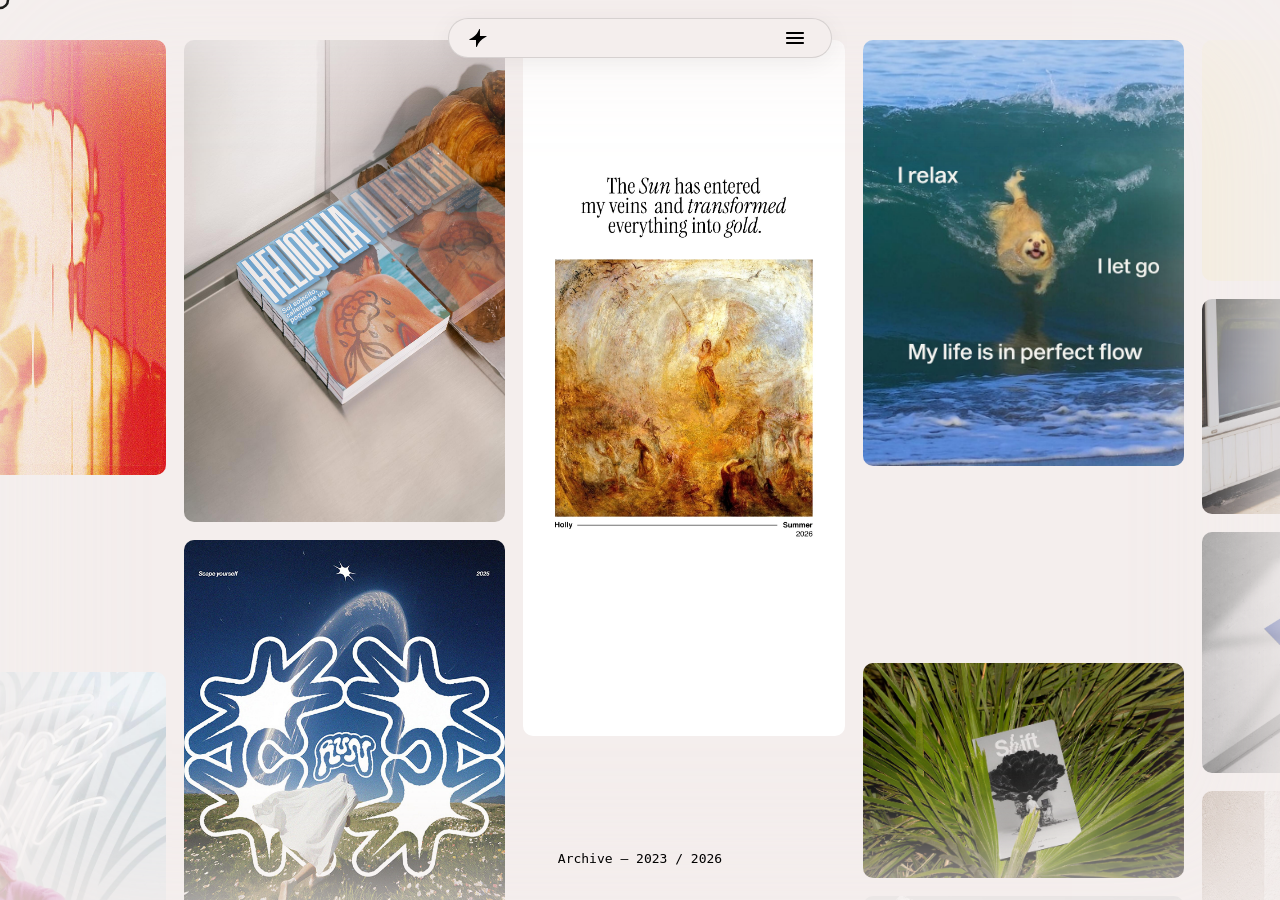
<file: pages/archive.html>
<!DOCTYPE html>
<html lang="en">

<head>
    <meta charset="UTF-8">
    <meta name="viewport" content="width=device-width, initial-scale=1.0">
    <title>Archive — Fer´s 2026</title>
    <meta name="description"
        content="A visual archive of personal explorations in illustration, 3D, motion and experimental design.">
    <link rel="icon" type="image/svg+xml" href="../assets/img/favicon.svg">
    <script src="../assets/js/theme.js"></script>
    <link rel="stylesheet" href="../styles.css">
    <style>
        /* ─── Archive Page ─────────────────────────────────────── */
        body {
            background: var(--paper);
            overflow: hidden;
            cursor: none;
            margin: 0;
            padding: 0;
        }

        /* ─── Custom Cursor ────────────────────────────────────── */
        .custom-cursor {
            position: fixed;
            top: 0;
            left: 0;
            width: 25px;
            height: 25px;
            pointer-events: none;
            z-index: 99999;
            transform: translate(-70%, -70%);
            will-change: transform;
        }

        .cursor-circle {
            transition: fill 0.3s ease, stroke 0.3s ease, r 0.3s ease;
        }

        .custom-cursor.active .cursor-circle {
            fill: var(--ink);
            stroke-width: 0;
        }

        .custom-cursor.hovering .cursor-circle {
            r: 12;
            fill: rgba(var(--ink-rgb), 0.08);
            stroke: var(--ink);
            stroke-width: 1.5;
        }

        /* ─── Viewport Wrapper ─────────────────────────────────── */
        .archive-viewport {
            position: fixed;
            top: 0;
            left: 0;
            width: 100vw;
            height: 100vh;
            overflow: hidden;
        }

        /* ─── Canvas (pans with cursor) ────────────────────────── */
        .archive-canvas {
            position: absolute;
            top: 0;
            left: 0;
            column-count: 5;
            column-gap: 18px;
            width: 1800px;
            padding: 100px 60px 60px;
            will-change: transform;
            transition: none;
        }

        /* Large screens: scale canvas proportionally so it overflows */
        @media (min-width: 1800px) {
            .archive-canvas {
                width: 140vw;
                min-width: 2400px;
            }
        }

        @media (min-width: 2400px) {
            .archive-canvas {
                width: 150vw;
                min-width: 3200px;
            }
        }

        /* ─── Card ─────────────────────────────────────────────── */
        .archive-card {
            cursor: pointer;
            break-inside: avoid;
            margin-bottom: 18px;
            border-radius: 10px;
            overflow: hidden;
            background: var(--paper);
            opacity: 0;
            transform: translateY(30px) scale(0.96);
            animation: cardReveal 0.7s cubic-bezier(0.16, 1, 0.3, 1) forwards;
            transition: box-shadow 0.4s ease, transform 0.4s ease;
        }

        .archive-card:hover {
            box-shadow: 0 12px 40px rgba(0, 0, 0, 0.18);
            transform: translateY(-3px) scale(1);
        }

        @keyframes cardReveal {
            to {
                opacity: 1;
                transform: translateY(0) scale(1);
            }
        }

        .archive-card img,
        .archive-card video {
            width: 100%;
            height: auto;
            display: block;
            transition: transform 0.5s cubic-bezier(0.16, 1, 0.3, 1);
        }

        .archive-card:hover img,
        .archive-card:hover video {
            transform: scale(1.04);
        }

        /* Video play icon */
        .archive-card .play-badge {
            position: absolute;
            top: 12px;
            right: 12px;
            width: 28px;
            height: 28px;
            background: rgba(0, 0, 0, 0.45);
            backdrop-filter: blur(8px);
            -webkit-backdrop-filter: blur(8px);
            border-radius: 50%;
            display: flex;
            align-items: center;
            justify-content: center;
            pointer-events: none;
        }

        .play-badge svg {
            width: 12px;
            height: 12px;
            fill: #fff;
        }

        /* ─── Lightbox Overlay ─────────────────────────────────── */
        .archive-lightbox {
            position: fixed;
            top: 0;
            left: 0;
            width: 100%;
            height: 100%;
            z-index: 9000;
            display: flex;
            align-items: center;
            justify-content: center;
            opacity: 0;
            pointer-events: none;
            transition: opacity 0.45s cubic-bezier(0.16, 1, 0.3, 1);
        }

        .archive-lightbox.active {
            opacity: 1;
            pointer-events: all;
        }

        .archive-lightbox-backdrop {
            position: absolute;
            top: 0;
            left: 0;
            width: 100%;
            height: 100%;
            background: rgba(20, 20, 18, 0.82);
            backdrop-filter: blur(24px);
            -webkit-backdrop-filter: blur(24px);
        }

        .archive-lightbox-content {
            position: relative;
            display: flex;
            align-items: center;
            gap: 40px;
            max-width: 90vw;
            max-height: 85vh;
            transform: translateY(30px) scale(0.95);
            transition: transform 0.5s cubic-bezier(0.16, 1, 0.3, 1);
        }

        .archive-lightbox.active .archive-lightbox-content {
            transform: translateY(0) scale(1);
        }

        /* Media container */
        .archive-lightbox-media {
            flex-shrink: 0;
            max-width: 60vw;
            max-height: 80vh;
            border-radius: 12px;
            overflow: hidden;
            box-shadow: 0 20px 80px rgba(0, 0, 0, 0.5);
        }

        .archive-lightbox-media img,
        .archive-lightbox-media video {
            display: block;
            max-width: 60vw;
            max-height: 80vh;
            width: auto;
            height: auto;
            object-fit: contain;
        }

        /* Info card */
        .archive-lightbox-info {
            width: 260px;
            flex-shrink: 0;
            display: flex;
            flex-direction: column;
            gap: 12px;
            color: #FCFCF7;
        }

        .lightbox-category {
            font-family: 'Space Mono', 'SF Mono', 'Fira Code', monospace;
            font-size: 10px;
            font-weight: 400;
            color: rgba(252, 252, 247, 0.45);
        }

        .lightbox-title {
            font-family: var(--font-title);
            font-size: 28px;
            font-weight: 700;
            letter-spacing: -0.03em;
            line-height: 1.1;
            color: #FCFCF7;
        }

        .lightbox-divider {
            width: 36px;
            height: 1px;
            background: rgba(252, 252, 247, 0.18);
        }

        .lightbox-year {
            font-family: 'Space Mono', 'SF Mono', 'Fira Code', monospace;
            font-size: 12px;
            font-weight: 400;
            color: rgba(252, 252, 247, 0.5);
            letter-spacing: 0.06em;
        }

        .lightbox-desc {
            font-size: 14px;
            font-weight: 400;
            line-height: 1.65;
            color: rgba(252, 252, 247, 0.6);
        }

        /* Close button */
        .archive-lightbox-close {
            position: absolute;
            top: -50px;
            right: 0;
            width: 36px;
            height: 36px;
            background: rgba(252, 252, 247, 0.08);
            border: 1px solid rgba(252, 252, 247, 0.12);
            border-radius: 50%;
            display: flex;
            align-items: center;
            justify-content: center;
            cursor: pointer;
            transition: background 0.3s ease, transform 0.3s ease;
        }

        /* Previous / next arrows */
        .archive-lightbox-nav {
            position: absolute;
            top: 50%;
            z-index: 3;
            display: flex;
            align-items: center;
            justify-content: center;
            width: 48px;
            height: 48px;
            border-radius: 50%;
            background: var(--surface);
            color: var(--ink);
            transform: translateY(-50%);
            transition: background 0.3s ease, color 0.3s ease;
        }

        .archive-lightbox-nav svg {
            width: 20px;
            height: 20px;
        }

        .archive-lightbox-nav:hover {
            background: #FF6A1F;
            color: #FFFFFF;
        }

        .archive-lightbox-prev {
            left: 24px;
        }

        .archive-lightbox-next {
            right: 24px;
        }

        .archive-lightbox-close:hover {
            background: rgba(252, 252, 247, 0.15);
            transform: rotate(90deg);
        }

        .archive-lightbox-close svg {
            width: 14px;
            height: 14px;
            stroke: #FCFCF7;
            stroke-width: 2;
            stroke-linecap: round;
        }

        /* ─── Lightbox Responsive ───────────────────────────────── */
        @media (max-width: 900px) {
            .archive-lightbox-content {
                flex-direction: column;
                max-width: 92vw;
                gap: 24px;
            }

            .archive-lightbox-media {
                max-width: 88vw;
            }

            .archive-lightbox-media img,
            .archive-lightbox-media video {
                max-width: 88vw;
                max-height: 55vh;
            }

            .archive-lightbox-info {
                width: 100%;
                max-width: 400px;
                text-align: center;
                align-items: center;
            }

            .archive-lightbox-close {
                top: -44px;
                right: 0;
            }
        }

        /* ─── Card size variants (no longer needed — masonry auto-sizes) ─── */

        /* ─── Page title overlay ───────────────────────────────── */
        .archive-title-overlay {
            position: fixed;
            bottom: 32px;
            left: 50%;
            transform: translateX(-50%);
            z-index: 100;
            pointer-events: none;
            text-align: center;
        }

        .archive-title-overlay h1 {
            font-family: var(--font-title);
            font-size: 13px;
            font-weight: 500;
            color: var(--ink);
            font-family: 'Space Mono', 'SF Mono', 'Fira Code', monospace;
        }

        /* ─── Vignette border effect ───────────────────────────── */
        .archive-vignette {
            position: fixed;
            top: 0;
            left: 0;
            width: 100%;
            height: 100%;
            pointer-events: none;
            z-index: 50;
            box-shadow: inset 0 0 120px 40px rgba(var(--paper-rgb), 0.9);
        }

        /* ─── Responsive ───────────────────────────────────────── */
        @media (max-width: 1024px) {
            .archive-canvas {
                column-count: 4;
                width: 1200px;
                gap: 14px;
                padding: 90px 40px 40px;
            }
        }

        @media (max-width: 768px) {
            body {
                overflow: auto;
                cursor: auto;
            }

            .archive-viewport {
                position: relative;
                height: auto;
                overflow: visible;
            }

            .archive-canvas {
                position: relative;
                column-count: 2;
                width: 100%;
                gap: 12px;
                padding: 80px 16px 40px;
                transform: none !important;
            }

            .archive-card {
                margin-bottom: 12px;
            }

            .archive-vignette {
                display: none;
            }

            .custom-cursor {
                display: none;
            }

            .archive-title-overlay {
                bottom: 16px;
            }
        }
    </style>
</head>

<body>

    <!-- ═══════════════════════ CUSTOM CURSOR ═══════════════════════ -->
    <div class="custom-cursor" id="customCursor">
        <svg width="20" height="20" viewBox="0 0 20 20">
            <circle class="cursor-circle" cx="10" cy="10" r="8" fill="transparent" stroke="#1d1d1b"
                stroke-width="2.5" />
        </svg>
    </div>

    <!-- ═══════════════════════ NAVBAR ═══════════════════════ -->
    <nav class="navbar" id="navbar">
        <a href="../index.html" class="nav-logo" aria-label="Go to home">
            <svg class="nav-logo-svg" viewBox="0 0 92.7 96" fill="#ffffff">
                <path
                    d="M54.92,0c.66.29,1.92,1.29,1.92,2.04v34.32l.36.36h33.84c.07,0,.92.71,1.05.87,2.72,3.66-4.33,5.19-6.61,6.28-21.43,10.26-37.63,28.07-44.91,50.85l-1.49,1.27h-1.44c-.66-.29-1.92-1.29-1.92-2.04v-34.68H1.52c-1.14,0-1.82-2.45-1.38-3.54.6-1.47,4.9-2.64,6.46-3.38,18.41-8.71,33.08-22.81,41.64-41.4.75-1.63,3.59-9.72,4.15-10.25.31-.29.83-.34,1.09-.71h1.44Z" />
            </svg>
        </a>
        <button class="nav-menu-btn" id="menuToggle" aria-label="Toggle menu">
            <svg class="nav-menu-svg" viewBox="0 0 18 12" fill="#ffffff">
                <path
                    d="M0,11h0c0-.55.45-1,1-1h16c.55,0,1,.45,1,1h0c0,.55-.45,1-1,1H1c-.55,0-1-.45-1-1ZM0,6h0c0-.55.45-1,1-1h16c.55,0,1,.45,1,1h0c0,.55-.45,1-1,1H1c-.55,0-1-.45-1-1ZM0,1h0C0,.45.45,0,1,0h16c.55,0,1,.45,1,1h0c0,.55-.45,1-1,1H1c-.55,0-1-.45-1-1Z" />
            </svg>
        </button>
    </nav>

    <!-- ═══════════════════════ MENU OVERLAY ═══════════════════════ -->
    <div class="menu-overlay" id="menuOverlay">
        <div class="menu-overlay-backdrop" id="menuBackdrop"></div>
        <div class="menu-overlay-panel" id="menuPanel">
            <div class="menu-overlay-header">
                <button class="nav-close-btn" id="menuClose" aria-label="Close menu">
                    <svg class="nav-close-svg" viewBox="0 0 14 14" fill="none" stroke="#ffffff" stroke-width="2"
                        stroke-linecap="round">
                        <line x1="1" y1="1" x2="13" y2="13" />
                        <line x1="13" y1="1" x2="1" y2="13" />
                    </svg>
                </button>
            </div>
            <div class="menu-overlay-content">
                <nav class="menu-nav">
                    <a href="../index.html" class="menu-nav-link" data-index="01">Home</a>
                    <a href="../index.html#works" class="menu-nav-link" data-index="02">Works</a>
                    <a href="about.html" class="menu-nav-link" data-index="04">About</a>
                    <a href="../index.html#contact" class="menu-nav-link" data-index="05">Contact</a>
                    <!-- Light / Dark theme switch -->
                    <button type="button" class="theme-toggle" aria-pressed="false">
                        <span class="theme-toggle-content theme-when-warm">
                            <svg viewBox="0 0 24 24" fill="none" stroke="currentColor" stroke-width="2.2" stroke-linecap="round" aria-hidden="true"><circle cx="12" cy="12" r="4"/><path d="M12 2.5v2M12 19.5v2M4.6 4.6l1.4 1.4M18 18l1.4 1.4M2.5 12h2M19.5 12h2M4.6 19.4L6 18M18 6l1.4-1.4"/></svg>
                            Light
                        </span>
                        <span class="theme-toggle-content theme-when-cold">
                            <svg viewBox="0 0 24 24" fill="none" stroke="currentColor" stroke-width="2.2" stroke-linecap="round" stroke-linejoin="round" aria-hidden="true"><circle cx="12" cy="12" r="8.5"/><circle cx="9.2" cy="9.6" r="1.7"/><circle cx="14.6" cy="14.2" r="2.3"/><circle cx="14.4" cy="7.6" r="0.9"/></svg>
                            Dark
                        </span>
                    </button>
                </nav>
            </div>
        </div>
    </div>

    <!-- ═══════════════════════ ARCHIVE VIEWPORT ═══════════════════════ -->
    <div class="archive-viewport" id="archiveViewport">
        <div class="archive-canvas" id="archiveCanvas">
            <!-- Cards rendered by JS -->
        </div>
    </div>

    <!-- Vignette edge fade -->
    <div class="archive-vignette"></div>

    <!-- Bottom label -->
    <div class="archive-title-overlay">
        <h1>Archive — 2023 / 2026</h1>
    </div>

    <!-- ═══════════════════════ LIGHTBOX OVERLAY ═══════════════════════ -->
    <div class="archive-lightbox" id="archiveLightbox">
        <div class="archive-lightbox-backdrop" id="lightboxBackdrop"></div>
        <button class="archive-lightbox-nav archive-lightbox-prev" id="lightboxPrev" aria-label="Previous">
            <svg viewBox="0 0 48 48" fill="none">
                <path d="M40 24H8M8 24L20 12M8 24L20 36" stroke="currentColor" stroke-width="3" stroke-linecap="round"
                    stroke-linejoin="round" />
            </svg>
        </button>
        <button class="archive-lightbox-nav archive-lightbox-next" id="lightboxNext" aria-label="Next">
            <svg viewBox="0 0 48 48" fill="none">
                <path d="M8 24H40M40 24L28 12M40 24L28 36" stroke="currentColor" stroke-width="3" stroke-linecap="round"
                    stroke-linejoin="round" />
            </svg>
        </button>
        <div class="archive-lightbox-content">
            <div class="archive-lightbox-media" id="lightboxMedia"></div>
            <div class="archive-lightbox-info" id="lightboxInfo"></div>
            <button class="archive-lightbox-close" id="lightboxClose" aria-label="Close">
                <svg viewBox="0 0 14 14" fill="none">
                    <line x1="1" y1="1" x2="13" y2="13" />
                    <line x1="13" y1="1" x2="1" y2="13" />
                </svg>
            </button>
        </div>
    </div>

    <script>
        // ─── Archive Items Data ───────────────────────────────
        const archiveItems = [
            { file: 'flame.jpg', type: 'image', size: 'A2', title: 'Flame', year: '2025', category: 'Digital Art', desc: 'Fire as a metaphor for creative passion.' },
            { file: 'ASCII.mp4', type: 'video', size: '2x1', title: 'ASCII', year: '2025', category: 'Motion', desc: 'Text-based visual experiment in code aesthetics.' },
            { file: 'centralcee.jpg', type: 'image', size: '1x2', title: 'Central Cee', year: '2024', category: 'Photography', desc: 'Portrait study exploring urban aesthetics.' },
            { file: 'summer.jpg', type: 'image', size: '1x1', title: 'Summer', year: '2024', category: 'Photography', desc: 'Warmth and golden hour captured.' },
            { file: 'desire final pt.jpg', type: 'image', size: '1x1', title: 'Desire', year: '2025', category: 'Digital Art', desc: 'Visual exploration of longing and texture.' },
            { file: 'helio.jpg', type: 'image', size: '2x1', title: 'Helio', year: '2025', category: 'Digital Art', desc: 'Solar-inspired abstract composition.' },
            { file: 'i see you baby boi.jpg', type: 'image', size: 'A3', title: 'Run', year: '2024', category: 'Poster', desc: 'Poster to explore differentes layout.' },
            { file: 'sunsun.jpg', type: 'image', size: '1x2', title: 'Sun Sun', year: '2025', category: 'Digital Art', desc: 'Layered solar motifs in vivid color.' },
            { file: 'nintendo_camara3_1.jpg', type: 'image', size: '1x1', title: 'Nintendo', year: '2024', category: '3D Render', desc: 'Product visualization study.' },
            { file: 'animacion_logo.mp4', type: 'video', size: '1x1', title: 'Logo Animation', year: '2025', category: 'Motion', desc: 'Brand identity brought to life.' },
            { file: 'flortouch.mp4', type: 'video', size: '2x1', title: 'Flor Touch', year: '2026', category: 'Motion', desc: 'A rose blooming through glitch and broken frames.' },
            { file: 'holly3.jpg', type: 'image', size: 'A3', title: 'Holly', year: '2026', category: 'Poster', desc: 'The sun has entered my veins and transformed everything into gold.' },
            { file: 'video promo hyrox_1.mp4', type: 'video', size: '2x1', title: 'Hyrox', year: '2026', category: 'Motion', desc: 'Promo opener: a monogram drawn by lines over raw rock.' },
            { file: 'prototipo-menu-animacion.mp4', type: 'video', size: '1x2', title: 'Menu Prototype', year: '2026', category: 'UI Motion', desc: 'An animated menu where each item blurs into the next.' },
            { file: 'rodeo 1.mp4', type: 'video', size: '1x2', title: 'Rodeo', year: '2025', category: 'Motion', desc: 'An ASCII horse galloping over bold type.' },
            { file: 'Recurso 18-80.jpg', type: 'image', size: '2x1', title: 'Bloom', year: '2025', category: 'Branding', desc: 'A flower-shaped symbol glowing through grain and light.' },
            { file: '7B43F4BE-B85B-40A3-AD91-6D3D9E391267_1_102_a.jpeg', type: 'image', size: '1x2', title: 'Red Room', year: '2025', category: 'Photography', desc: 'Design, desk and a book under red light.' },
            { file: 'GzWwxdIWcAE57Mt.jpeg', type: 'image', size: '1x1', title: 'Perfect Flow', year: '2025', category: 'Moodboard', desc: 'I relax, I let go, my life is in perfect flow.' },

            // Shift — editorial space for conceptual projects (moved from the landing)
            { dir: '', file: 'gifshift.mp4', type: 'video', size: '2x1', title: 'Shift', year: '2025', category: 'Magazine', desc: 'An editorial space for conceptual work at the edge of design and art.' },
            { dir: 'shift', file: 'shiftarbol.jpg', type: 'image', size: '1x1', title: 'Shift', year: '2025', category: 'Magazine', desc: 'Experimental minimalism fused with the nostalgia of analogue technology.' },
            { dir: 'shift', file: 'mockup1.jpg', type: 'image', size: '1x1', title: 'Shift', year: '2025', category: 'Magazine', desc: 'Each page built as a piece in itself.' },
            { dir: 'shift', file: 'Mockup2.jpg', type: 'image', size: '2x1', title: 'Shift', year: '2025', category: 'Magazine', desc: 'Typography, imagery and white space in dialogue.' },
            { dir: 'shift', file: 'mockup3.jpg', type: 'image', size: '1x1', title: 'Shift', year: '2025', category: 'Magazine', desc: 'A publication that provokes rather than documents.' },

            // Hoffie — café identity built around pause and calm (moved from the landing)
            { dir: 'hoffie', file: 'hoffiegif2.mp4', type: 'video', size: '1x1', title: 'Hoffie', year: '2025', category: 'Branding', desc: 'A café identity built around pause, warmth and calm.' },
            { dir: 'hoffie', file: 'logo_mockup.jpg', type: 'image', size: '2x1', title: 'Hoffie', year: '2025', category: 'Branding', desc: 'A quiet refuge from the noise and speed of the city.' },
            { dir: 'hoffie', file: 'Coffee_Cup_Mockup_1.jpg', type: 'image', size: '1x1', title: 'Hoffie', year: '2025', category: 'Branding', desc: 'Coffee as the excuse to pause and breathe.' },
            { dir: 'hoffie', file: 'A-Stand_Mockup.jpg', type: 'image', size: '1x2', title: 'Hoffie', year: '2025', category: 'Branding', desc: 'Signage that invites you to stay.' },
            { dir: 'hoffie', file: 'Poster_on_Concrete_Background_Mockup_1.jpg', type: 'image', size: '1x1', title: 'Hoffie', year: '2025', category: 'Branding', desc: 'A warm palette and soft shapes that convey trust.' },
            { dir: 'hoffie', file: 'Single_Poster_Mockup.jpg', type: 'image', size: 'A3', title: 'Hoffie', year: '2025', category: 'Branding', desc: 'A tone of voice that feels close without losing elegance.' },
            { dir: 'hoffie', file: 'logo_reverse.jpg', type: 'image', size: '1x1', title: 'Hoffie', year: '2025', category: 'Branding', desc: 'The logotype in its reversed version.' },
            { dir: 'hoffie', file: 'hoffie sticker 1.jpg', type: 'image', size: '1x1', title: 'Hoffie', year: '2025', category: 'Branding', desc: 'Stickers that carry the brand beyond the café.' },
            { dir: 'hoffie', file: 'taza.jpg', type: 'image', size: '1x1', title: 'Hoffie', year: '2025', category: 'Branding', desc: 'Product quality and warmth merged in a single gesture.' },
            { dir: 'hoffie', file: 'taza 2.jpg', type: 'image', size: '1x1', title: 'Hoffie', year: '2025', category: 'Branding', desc: 'A complete sensory experience, not just a café.' },
            { dir: 'hoffie', file: 'muchos juntos 1.jpg', type: 'image', size: '2x1', title: 'Hoffie', year: '2025', category: 'Branding', desc: 'Every brand element reinforces the same idea.' },
        ];

        const basePath = '../assets/img/archive/';
        // Items can live outside the archive folder: `dir` is relative to assets/img
        const srcOf = (item) => (item.dir !== undefined
            ? `../assets/img/${item.dir ? item.dir + '/' : ''}${item.file}`
            : basePath + item.file);
        const canvas = document.getElementById('archiveCanvas');

        // ─── Build Cards ──────────────────────────────────────
        // ─── Lightbox elements ─────────────────────────────────
        const lightbox = document.getElementById('archiveLightbox');
        const lightboxMedia = document.getElementById('lightboxMedia');
        const lightboxInfo = document.getElementById('lightboxInfo');
        const lightboxClose = document.getElementById('lightboxClose');
        const lightboxBackdrop = document.getElementById('lightboxBackdrop');
        let panningPaused = false;
        let currentIndex = -1;

        function openLightbox(item) {
            currentIndex = archiveItems.indexOf(item);
            const src = srcOf(item);
            // Media
            if (item.type === 'video') {
                lightboxMedia.innerHTML = `<video src="${src}" autoplay loop muted playsinline></video>`;
            } else {
                lightboxMedia.innerHTML = `<img src="${src}" alt="${item.title}">`;
            }
            // Info
            lightboxInfo.innerHTML = `
                <span class="lightbox-category">${item.category}</span>
                <span class="lightbox-title">${item.title}</span>
                <div class="lightbox-divider"></div>
                <span class="lightbox-year">${item.year}</span>
                <p class="lightbox-desc">${item.desc}</p>`;

            lightbox.classList.add('active');
            panningPaused = true;
        }

        function closeLightbox() {
            lightbox.classList.remove('active');
            panningPaused = false;
            // Stop video playback after transition
            setTimeout(() => { lightboxMedia.innerHTML = ''; }, 500);
        }

        lightboxClose.addEventListener('click', closeLightbox);
        lightboxBackdrop.addEventListener('click', closeLightbox);

        // ─── Lightbox navigation: previous / next through the whole archive ─
        function stepLightbox(dir) {
            if (currentIndex < 0) return;
            const next = (currentIndex + dir + archiveItems.length) % archiveItems.length;
            openLightbox(archiveItems[next]);
        }
        document.getElementById('lightboxPrev').addEventListener('click', (e) => { e.stopPropagation(); stepLightbox(-1); });
        document.getElementById('lightboxNext').addEventListener('click', (e) => { e.stopPropagation(); stepLightbox(1); });
        document.addEventListener('keydown', (e) => {
            if (!lightbox.classList.contains('active')) return;
            if (e.key === 'ArrowRight') stepLightbox(1);
            if (e.key === 'ArrowLeft') stepLightbox(-1);
        });

        // ─── Build Cards ──────────────────────────────────────
        archiveItems.forEach((item, i) => {
            const card = document.createElement('div');
            card.className = 'archive-card';
            card.style.animationDelay = `${0.08 + i * 0.06}s`;
            card.style.position = 'relative';

            const src = srcOf(item);
            if (item.type === 'video') {
                card.innerHTML = `
                    <video src="${src}" autoplay loop muted playsinline preload="metadata"></video>`;
            } else {
                card.innerHTML = `<img src="${src}" alt="${item.title}" loading="lazy">`;
            }

            // Click to open lightbox
            card.addEventListener('click', (e) => {
                e.stopPropagation();
                openLightbox(item);
            });

            canvas.appendChild(card);
        });

        // ─── Cursor-Based Panning ─────────────────────────────
        let targetX = 0, targetY = 0;
        let panX = 0, panY = 0;
        const isMobile = window.innerWidth <= 768;

        // Extra overflow margin ensures there's always room to pan
        const PAN_MARGIN = 200;

        function getMaxPan() {
            const cw = canvas.scrollWidth;
            const ch = canvas.scrollHeight;
            const vw = window.innerWidth;
            const vh = window.innerHeight;
            return {
                x: Math.max(PAN_MARGIN, cw - vw + PAN_MARGIN),
                y: Math.max(PAN_MARGIN, ch - vh + PAN_MARGIN)
            };
        }

        function updatePan() {
            if (isMobile) return;
            panX += (targetX - panX) * 0.06;
            panY += (targetY - panY) * 0.06;
            canvas.style.transform = `translate(${panX}px, ${panY}px)`;
            requestAnimationFrame(updatePan);
        }

        if (!isMobile) {
            document.addEventListener('mousemove', (e) => {
                if (panningPaused) return;
                const ratioX = e.clientX / window.innerWidth;
                const ratioY = e.clientY / window.innerHeight;
                const max = getMaxPan();
                targetX = -ratioX * max.x;
                targetY = -ratioY * max.y;
            });
            // Initial center
            requestAnimationFrame(() => {
                const max = getMaxPan();
                panX = -max.x * 0.3;
                panY = -max.y * 0.3;
                targetX = panX;
                targetY = panY;
                canvas.style.transform = `translate(${panX}px, ${panY}px)`;
            });
            updatePan();
        }

        // ─── Custom Cursor ────────────────────────────────────
        const customCursor = document.getElementById('customCursor');
        let cursorX = 0, cursorY = 0;
        let cX = 0, cY = 0;

        document.addEventListener('mousemove', (e) => {
            cursorX = e.clientX;
            cursorY = e.clientY;
            const el = document.elementFromPoint(e.clientX, e.clientY);
            if (el && el.closest('.archive-card')) {
                customCursor.classList.add('hovering');
            } else {
                customCursor.classList.remove('hovering');
            }
        });

        function updateCursor() {
            cX += (cursorX - cX) * 0.15;
            cY += (cursorY - cY) * 0.15;
            customCursor.style.transform = `translate(${cX - 10}px, ${cY - 10}px)`;
            requestAnimationFrame(updateCursor);
        }
        updateCursor();

        document.addEventListener('mousedown', () => customCursor.classList.add('active'));
        document.addEventListener('mouseup', () => {
            setTimeout(() => customCursor.classList.remove('active'), 150);
        });

        // ─── Menu Overlay ─────────────────────────────────────
        const menuToggle = document.getElementById('menuToggle');
        const menuClose = document.getElementById('menuClose');
        const menuOverlay = document.getElementById('menuOverlay');
        const menuBackdrop = document.getElementById('menuBackdrop');

        // Small dropdown under the nav: the menu button toggles it, a click
        // anywhere else closes it, and the page keeps scrolling
        function openMenu() {
            menuOverlay.classList.add('active');
            menuToggle.setAttribute('aria-expanded', 'true');
        }

        function closeMenu() {
            menuOverlay.classList.remove('active');
            menuToggle.setAttribute('aria-expanded', 'false');
        }

        menuToggle.addEventListener('click', (e) => {
            e.stopPropagation();
            if (menuOverlay.classList.contains('active')) closeMenu();
            else openMenu();
        });
        menuClose.addEventListener('click', closeMenu);
        menuBackdrop.addEventListener('click', closeMenu);
        document.addEventListener('click', (e) => {
            if (menuOverlay.classList.contains('active') && !menuOverlay.contains(e.target)) closeMenu();
        });

        document.addEventListener('keydown', (e) => {
            if (e.key === 'Escape') { closeLightbox(); closeMenu(); }
        });

        // ─── Lazy video loading — pause off-screen videos ─────
        if ('IntersectionObserver' in window) {
            const videoObserver = new IntersectionObserver((entries) => {
                entries.forEach(entry => {
                    const video = entry.target;
                    if (entry.isIntersecting) {
                        video.play().catch(() => { });
                    } else {
                        video.pause();
                    }
                });
            }, { threshold: 0.1 });

            document.querySelectorAll('.archive-card-front video').forEach(v => {
                videoObserver.observe(v);
            });
        }
    </script>

</body>

</html>
</file>
<file: styles.css>
/* ═══════════════════════════════════════════════════════════════
   HRZNS Studio™ — Framer Template Replica
   Design System & Complete Styles
   ═══════════════════════════════════════════════════════════════ */

@import url('assets/fonts/Fauces/fraunces.css');
@import url('assets/fonts/helvetica.css');

/* ─── Intro Video Overlay ──────────────────────────────────── */
.intro-overlay {
    position: fixed;
    inset: 0;
    z-index: 9999;
    background: #F4EEED; /* Site paper white behind the intro video */
    display: flex;
    align-items: center;
    justify-content: center;
    transition: opacity .6s ease;
}

.intro-overlay.fade-out {
    opacity: 0;
    pointer-events: none;
}

.intro-overlay.hidden {
    display: none;
}

.intro-video {
    width: 85%;
    height: 85%;
    object-fit: contain;
}

body.intro-active {
    overflow: hidden;
}

/* ─── Reset & Base ─────────────────────────────────────────── */
*,
*::before,
*::after {
    margin: 0;
    padding: 0;
    box-sizing: border-box;
}

:root {
    /* Theme tokens — Warm (day). Cold (night) overrides them below. */
    --paper: #F4EEED;          /* backgrounds */
    --paper-rgb: 244, 238, 237;
    --ink: #000000;            /* text, icons, lines */
    --ink-rgb: 0, 0, 0;
    --surface: #FFFFFF;        /* white cards and panels */
    --bg: var(--paper);
    --bg-dark: var(--paper);
    --text-primary: var(--ink);
    --text-secondary: var(--ink);
    --text-label: var(--ink);
    --border: rgba(var(--ink-rgb), 0.12);
    --font: 'Site Sans', 'Helvetica Neue', Helvetica, Arial, sans-serif;
    /* body: Light · subtitles: Medium */
    --font-title: 'Fraunces', Georgia, 'Times New Roman', serif;
    /* titles only */
    --nav-height: 64px;
    --card-width: clamp(280px, 30vw, 440px);
    --ease-out: cubic-bezier(0.16, 1, 0.3, 1);
    --ease-in-out: cubic-bezier(0.65, 0, 0.35, 1);
    --ease-soft: cubic-bezier(0.33, 0, 0.12, 1);
    /* gentle start, long soft deceleration */
}

/* ─── Cold (night) theme ───────────────────────────────────── */
/* Black and white swap: earth-black backgrounds, light text. Orange stays. */
html[data-theme="cold"] {
    --paper: #1D191A;
    --paper-rgb: 29, 25, 26;
    --ink: #F4EEED;
    --ink-rgb: 244, 238, 237;
    --surface: #2A2425;
    color-scheme: dark;
}

/* Black circle icons drawn as SVG data URIs: flip them to light */
html[data-theme="cold"] .cursor-circle {
    stroke: var(--ink);
}

html[data-theme="cold"] .menu-nav-link::before,
html[data-theme="cold"] .footer-link::before,
html[data-theme="cold"] .about-contact-link::before {
    filter: invert(1);
}

/* Smooth colour change while switching themes */
html.theme-switching,
html.theme-switching * {
    transition: background-color 0.6s var(--ease-soft), color 0.6s var(--ease-soft),
        border-color 0.6s var(--ease-soft), fill 0.6s var(--ease-soft), stroke 0.6s var(--ease-soft) !important;
}

html {
    scroll-behavior: smooth;
    -webkit-font-smoothing: antialiased;
    -moz-osx-font-smoothing: grayscale;
    cursor: none;
}

html:active {
    cursor: none;
}

/* ─── Custom Cursor ────────────────────────────────────────── */
.custom-cursor {
    position: fixed;
    top: 0;
    left: 0;
    width: 25px;
    height: 25px;
    pointer-events: none;
    z-index: 99999;
    transform: translate(-70%, -70%);
    will-change: transform;
}

.cursor-circle {
    transition: fill 0.3s ease, stroke 0.3s ease, stroke-width 0.3s ease;
}

.custom-cursor.active .cursor-circle {
    fill: var(--ink);
    stroke-width: 0;
}

.custom-cursor.cursor-light .cursor-circle {
    stroke: var(--ink);
}

.custom-cursor.cursor-light.active .cursor-circle {
    fill: var(--ink);
    stroke-width: 0;
}

body {
    font-family: var(--font);
    background: var(--bg-dark);
    color: var(--text-primary);
    overflow-x: hidden;
    line-height: 1.5;
}

a {
    text-decoration: none;
    color: inherit;
    transition: opacity 0.3s ease;
    cursor: inherit;
}

a:hover {
    opacity: 0.7;
}

button {
    background: none;
    border: none;
    cursor: inherit;
    font-family: inherit;
    color: inherit;
}

/* ─── Navbar ───────────────────────────────────────────────── */
.navbar {
    position: fixed;
    top: 18px;
    left: 50%;
    transform: translateX(-50%);
    z-index: 1000;
    display: flex;
    align-items: center;
    justify-content: space-between;
    padding: 0 20px;
    height: 40px;
    width: var(--card-width);
    background: var(--paper);
    border: 1px solid rgba(var(--ink-rgb), 0.12);
    border-radius: 100px;
    transition: transform 0.5s var(--ease-out), opacity 0.5s var(--ease-out), box-shadow 0.4s ease, background 0.4s ease;
    box-shadow: 0 4px 24px rgba(0, 0, 0, 0.06);
}

.navbar.scrolled {
    box-shadow: 0 8px 32px rgba(0, 0, 0, 0.1);
}

/* Same palette when over Works / projects section */
.navbar.nav-inverted {
    background: var(--paper);
}

.nav-logo-svg,
.nav-menu-svg {
    fill: var(--ink);
}

.nav-close-svg {
    stroke: var(--ink);
}

/* Logo SVG */
.nav-logo {
    display: flex;
    align-items: center;
    transition: opacity 0.3s ease;
}

.nav-logo:hover {
    opacity: 1;
}

.nav-logo-svg {
    width: 18px;
    height: 18px;
    transition: fill 0.5s var(--ease-soft);
}

/* Hover: the logo eases from black to orange, no rotation */
.nav-logo:hover .nav-logo-svg {
    fill: #FF6A1F;
}

/* Menu icon button */
.nav-menu-btn {
    display: flex;
    align-items: center;
    justify-content: center;
    width: 32px;
    height: 32px;
    padding: 0;
    transition: opacity 0.3s ease, transform 0.3s ease;
}

.nav-menu-btn:hover {
    opacity: 0.85;
    transform: scale(1.1);
}

/* Menu nav SVG icon */
.nav-menu-svg {
    width: 18px;
    height: 12px;
    transition: fill 0.5s var(--ease-soft);
}

/* Hover: keeps the scale-up and eases from black to orange */
.nav-menu-btn:hover .nav-menu-svg {
    fill: #FF6A1F;
}

.menu-text {
    font-size: 14px;
    font-weight: 600;
    color: var(--ink);
}

/* ─── Menu Dropdown ────────────────────────────────────────── */
/* Small dropdown right under the nav pill, same width and style.
   The menu button toggles it; no backdrop, no page lock. */
.menu-overlay {
    position: fixed;
    top: calc(18px + 40px + 8px);
    left: 50%;
    transform: translateX(-50%);
    width: var(--card-width);
    z-index: 1001;
    pointer-events: none;
    visibility: hidden;
    transition: visibility 0s linear 0.5s;
}

.menu-overlay.active {
    pointer-events: all;
    visibility: visible;
    transition-delay: 0s;
}

.menu-overlay-backdrop {
    display: none;
}

.menu-overlay-panel {
    position: relative;
    width: 100%;
    padding: 6px 0;
    opacity: 0;
    transform: translateY(-8px);
    transition: opacity 0.35s ease, transform 0.5s var(--ease-out);
}

.menu-overlay.active .menu-overlay-panel {
    opacity: 1;
    transform: translateY(0);
}

.menu-overlay-header {
    display: none;
}

.nav-close-btn {
    display: flex;
    align-items: center;
    justify-content: center;
    width: 36px;
    height: 36px;
    padding: 0;
    color: var(--text-primary);
    transition: opacity 0.3s ease, transform 0.5s cubic-bezier(0.45, 0, 0.15, 1);
}

.nav-close-btn:hover {
    opacity: 0.7;
    transform: rotate(180deg);
}

.nav-close-svg {
    width: 16px;
    height: 16px;
}

.menu-overlay-content {
    display: flex;
    flex-direction: column;
}

/* ─── Warm / Cold theme toggle (inside the menu dropdown) ─── */
/* Pill with an inner shadow for depth. On hover, an orange → white wash
   (like the rail drops) fills it from left to right. */
.theme-toggle {
    position: relative;
    display: inline-flex;
    align-items: center;
    padding: 6px 14px 6px 10px;
    border-radius: 100px;
    /* Liquid glass: translucent body that blurs and saturates what's behind,
       a thin light rim, a specular sheen on top and a soft outer shadow */
    background: rgba(var(--paper-rgb), 0.28);
    -webkit-backdrop-filter: blur(14px) saturate(180%);
    backdrop-filter: blur(14px) saturate(180%);
    border: 1px solid rgba(255, 255, 255, 0.55);
    color: var(--ink);
    box-shadow:
        inset 0 1px 0 rgba(255, 255, 255, 0.75),
        inset 0 -1px 0 rgba(255, 255, 255, 0.18),
        0 6px 18px rgba(0, 0, 0, 0.12),
        0 1px 3px rgba(0, 0, 0, 0.08);
    overflow: hidden;
    isolation: isolate;
    opacity: 0;
    transition: color 0.45s var(--ease-soft), box-shadow 0.45s var(--ease-soft);
}

/* Curved specular reflection across the top half of the glass */
.theme-toggle::after {
    content: '';
    position: absolute;
    left: 6%;
    right: 6%;
    top: 1px;
    height: 52%;
    z-index: -1;
    border-radius: 100px 100px 60% 60% / 100px 100px 40% 40%;
    background: linear-gradient(to bottom, rgba(255, 255, 255, 0.55), rgba(255, 255, 255, 0));
    pointer-events: none;
}

html[data-theme="cold"] .theme-toggle {
    background: rgba(255, 255, 255, 0.08);
    border-color: rgba(255, 255, 255, 0.22);
    box-shadow:
        inset 0 1px 0 rgba(255, 255, 255, 0.28),
        inset 0 -1px 0 rgba(255, 255, 255, 0.06),
        0 6px 18px rgba(0, 0, 0, 0.35),
        0 1px 3px rgba(0, 0, 0, 0.25);
}

html[data-theme="cold"] .theme-toggle::after {
    background: linear-gradient(to bottom, rgba(255, 255, 255, 0.18), rgba(255, 255, 255, 0));
}

.theme-toggle::before {
    content: '';
    position: absolute;
    inset: 0;
    z-index: -1; /* under the content; drawn before ::after, so the sheen glazes it */
    background: linear-gradient(to right, #FF6A1F 0%, #FF6A1F 62%, #FFB27F 82%, #FFFFFF 100%);
    transform: scaleX(0);
    transform-origin: left center;
    transition: transform 0.7s var(--ease-soft);
}

.theme-toggle:hover::before,
.theme-toggle:focus-visible::before {
    transform: scaleX(1);
}

/* Cold: the wash runs right → left, from white into orange */
html[data-theme="cold"] .theme-toggle::before {
    background: linear-gradient(to left, #FF6A1F 0%, #FF6A1F 62%, #FFB27F 82%, #FFFFFF 100%);
    transform-origin: right center;
}

.theme-toggle:hover,
.theme-toggle:focus-visible {
    color: #FFFFFF;
}

.theme-toggle-content {
    display: inline-flex;
    align-items: center;
    gap: 6px;
    font-size: 14px;
    font-weight: 500;
    line-height: 1.4;
}

.theme-toggle svg {
    width: 16px;
    height: 16px;
    flex-shrink: 0;
}

/* The button shows the mode you can switch TO:
   in light mode → moon + "Dark"; in dark mode → sun + "Light" */
.theme-when-warm,
html[data-theme="cold"] .theme-when-cold {
    display: none;
}

html[data-theme="cold"] .theme-when-warm {
    display: inline-flex;
}

.menu-overlay.active .theme-toggle {
    animation: menuLinkIn 0.45s var(--ease-out) 0.25s forwards;
}

/* Links in a single row under the nav, no background */
.menu-nav {
    display: flex;
    flex-direction: row;
    flex-wrap: wrap;
    justify-content: center;
    align-items: center;
    gap: 6px 28px;
}

.menu-nav-link {
    position: relative;
    font-size: 15px;
    font-weight: 500;
    line-height: 1.7;
    color: var(--text-primary);
    opacity: 0;
    transition: transform 0.4s var(--ease-out), color 0.3s ease;
}

/* Hover: the circle appears on the left and the word nudges right,
   without pushing its neighbours */
.menu-nav-link::before {
    content: '';
    position: absolute;
    left: -12px;
    top: 50%;
    width: 0.55em;
    height: 0.55em;
    transform: translateY(-50%);
    background-image: url("data:image/svg+xml,%3Csvg xmlns='http://www.w3.org/2000/svg' viewBox='0 0 20 20'%3E%3Ccircle cx='10' cy='10' r='7.5' fill='none' stroke='%23000000' stroke-width='2.5'/%3E%3C/svg%3E");
    background-size: contain;
    background-repeat: no-repeat;
    opacity: 0;
    transition: opacity 0.3s ease;
}

.menu-nav-link:hover::before {
    opacity: 1;
}

.menu-nav-link:hover {
    transform: translateX(8px);
}

.menu-overlay.active .menu-nav-link {
    animation: menuLinkIn 0.45s var(--ease-out) forwards;
}

.menu-overlay.active .menu-nav-link:nth-child(2) {
    animation-delay: 0.05s;
}

.menu-overlay.active .menu-nav-link:nth-child(3) {
    animation-delay: 0.1s;
}

.menu-overlay.active .menu-nav-link:nth-child(4) {
    animation-delay: 0.15s;
}

.menu-overlay.active .menu-nav-link:nth-child(5) {
    animation-delay: 0.2s;
}

@keyframes menuLinkIn {
    from {
        opacity: 0;
        translate: 0 6px;
    }

    to {
        opacity: 1;
        translate: 0 0;
    }
}

.menu-details {
    display: flex;
    flex-direction: column;
    gap: 24px;
    opacity: 0;
    transform: translateY(20px);
    transition: opacity 0.5s var(--ease-out) 0.35s, transform 0.5s var(--ease-out) 0.35s;
}

.menu-overlay.active .menu-details {
    opacity: 1;
    transform: translateY(0);
}

.menu-detail-group {
    display: flex;
    flex-direction: column;
    gap: 4px;
}

.menu-detail-label {
    font-size: 13px;
    color: var(--text-secondary);
    margin-bottom: 4px;
}

.menu-detail-link {
    font-size: 15px;
    font-weight: 400;
    line-height: 1.6;
}

/* ─── Hero Section ─────────────────────────────────────────── */
.hero {
    min-height: 100vh;
    display: flex;
    align-items: center;
    justify-content: center;
    padding: var(--nav-height) 40px;
    background: var(--paper);
    /* Sticks under the projects so the first one slides over it like the rest */
    position: sticky;
    top: 0;
    z-index: 1;
    overflow: hidden;
}

.hero-video-wrapper {
    position: absolute;
    inset: 0;
    z-index: 0;
}

.hero-wave-canvas {
    width: 100%;
    height: 100%;
    display: block;
}

.hero-image-trail {
    position: absolute;
    inset: 0;
    z-index: 1;
    pointer-events: none;
    overflow: hidden;
}

.trail-image {
    position: absolute;
    width: 200px;
    height: 280px;
    object-fit: cover;
    border-radius: 0;
    pointer-events: none;
    opacity: 0;
    animation: trailFadeIn 0.3s ease forwards, trailFadeOut 0.6s ease 1.5s forwards;
    box-shadow: 0 4px 20px rgba(0, 0, 0, 0.3);
    will-change: transform, opacity;
}

@keyframes trailFadeIn {
    from {
        opacity: 0;
        transform: scale(0.8);
    }

    to {
        opacity: 1;
        transform: scale(1);
    }
}

@keyframes trailFadeOut {
    from {
        opacity: 1;
    }

    to {
        opacity: 0;
    }
}

.hero-content {
    position: relative;
    z-index: 2;
    width: 100%;
    display: flex;
    flex-direction: column;
    align-items: center;
    gap: 0;
    pointer-events: none;
}

/* Centered over the sphere: the tagline flows as one large paragraph */
.hero-title-wrap {
    position: relative;
    text-align: center;
}

.hero-title {
    font-family: var(--font-title);
    /* Font size lives here so the em-based width wraps it into a paragraph */
    font-size: clamp(44px, 7.4vw, 120px);
    max-width: min(92vw, 9.5em);
    margin: 0 auto;
    line-height: 1.02;
    letter-spacing: -0.02em;
    text-wrap: balance;
    color: var(--ink);
}

.hero-tagline {
    display: block;
    /* One line each: the rotating word never re-flows the paragraph */
    font-size: 1em;
    font-weight: 600;
    line-height: 1.02;
    color: var(--ink);
    opacity: 0;
    transform: translateY(20px);
    animation: heroReveal 1s var(--ease-out) forwards;
}

.hero-accent {
    color: var(--ink);
    font-style: italic;
}

/* Rotating word: letters sweep up from below, staggered left → right.
   The width eases between words so the centered line re-flows smoothly;
   the clip hides letters below/above the line while they travel. */
.hero-rotator {
    display: inline-block;
    position: relative;
    white-space: nowrap;
    vertical-align: bottom;
    transition: width 1.4s var(--ease-soft);
    clip-path: inset(-0.2em -50vw -0.3em -0.2em);
}

.rot-word {
    display: inline-block;
    white-space: nowrap;
}

.rot-word.is-entering {
    position: absolute;
    left: 0;
    top: 0;
}

.rot-char {
    display: inline-block;
    transition:
        transform 1.3s var(--ease-soft),
        opacity 1s var(--ease-soft),
        filter 1s var(--ease-soft);
    transition-delay: calc(var(--i) * 55ms);
}

/* Short travel + fade + slight blur: letters emerge rather than jump */
.rot-word.is-before .rot-char {
    transform: translateY(65%);
    opacity: 0;
    filter: blur(6px);
}

.rot-word.is-out .rot-char {
    transform: translateY(-65%);
    opacity: 0;
    filter: blur(6px);
}

.hero-portfolio {
    display: block;
    margin-top: clamp(20px, 2.5vw, 36px);
    letter-spacing: 0;
    font-size: clamp(15px, 1.4vw, 20px);
    /* Fraunces Regular: a touch heavier than the Light title */
    font-family: 'Fraunces Regular', var(--font-title);
    font-weight: 400;
    color: var(--ink);
    opacity: 0;
    transform: translateY(20px);
    animation: heroReveal 1s var(--ease-out) forwards;
}

.hero-line-1 {
    animation-delay: 0.2s;
}

.hero-line-2 {
    animation-delay: 0.4s;
}

.hero-line-3 {
    animation-delay: 0.6s;
}

.hero-line-2 sup {
    font-size: 0.3em;
    vertical-align: super;
    font-weight: 500;
}

@keyframes heroReveal {
    to {
        opacity: 1;
        transform: translateY(0);
    }
}

.hero-right {
    position: absolute;
    bottom: 80px;
    left: 32px;
    max-width: 380px;
    display: flex;
    flex-direction: column;
    gap: 24px;
    opacity: 0;
    animation: fadeInUp 0.8s var(--ease-out) 0.6s forwards;
}

@keyframes fadeInUp {
    to {
        opacity: 1;
        transform: translateY(0);
    }
}

.hero-right {
    transform: translateY(30px);
}

.hero-icon-card {
    width: 120px;
    height: 140px;
    background: var(--bg);
    border-radius: 6px;
    display: flex;
    align-items: center;
    justify-content: center;
    border: 1px solid var(--border);
}

.hero-icon-placeholder {
    display: flex;
    align-items: center;
    justify-content: center;
}

.hero-description {
    font-size: 15px;
    font-weight: 400;
    line-height: 1.6;
    color: var(--ink);
    opacity: 0.9;
}

/* ─── Projects Section ─────────────────────────────────────── */
/* One section: a pinned stage where the row of projects scrolls horizontally
   with the page scroll. JS sets the section height (100vh + row overflow)
   and moves the track; past the last project the page continues to the footer. */
.projects {
    position: relative;
    z-index: 5;
    /* Transparent: the covering edge is the sliding stage below, so the edge,
       its shadow and the top light all move together with the same inertia */
}

.projects-pin {
    position: sticky;
    top: 0;
    height: 100vh;
    overflow: hidden;
    display: flex;
    align-items: center;
    background: var(--bg-dark);
    /* Soft shadow cast upwards onto the hero: the stage reads as a layer
       sliding over it */
    box-shadow:
        0 -10px 24px -8px rgba(var(--ink-rgb), 0.08),
        0 -36px 80px -24px rgba(var(--ink-rgb), 0.12);
}

/* Top light: a thin white-orange line across the box's top edge with a warm
   glow below it, behind the projects. It sweeps in left → right: JS sets
   --top-reveal from 0 (box entering) to 1 (end of the page, at the footer). */
.projects-pin::before {
    content: '';
    position: absolute;
    top: 0;
    left: 0;
    right: 0;
    height: 260px;
    z-index: 0;
    pointer-events: none;
    background:
        linear-gradient(to right, rgba(255, 120, 40, 0.95), rgba(255, 250, 240, 1) 50%, rgba(255, 120, 40, 0.95)) top / 100% 3px no-repeat,
        linear-gradient(to bottom, rgba(255, 150, 60, 0.55), rgba(255, 170, 90, 0)) top / 100% 40px no-repeat,
        linear-gradient(to bottom, rgba(255, 150, 70, 0.5), rgba(255, 185, 110, 0.22) 35%, rgba(255, 210, 160, 0.08) 65%, rgba(255, 220, 180, 0) 100%);
    /* Soft leading edge: fully revealed up to the front, fading over 20% after it */
    -webkit-mask-image: linear-gradient(to right, #000 calc(var(--top-reveal, 0) * 120% - 20%), transparent calc(var(--top-reveal, 0) * 120%));
    mask-image: linear-gradient(to right, #000 calc(var(--top-reveal, 0) * 120% - 20%), transparent calc(var(--top-reveal, 0) * 120%));
}

/* Moves horizontally as one piece: header on top, row of cards below */
.projects-track {
    position: relative;
    z-index: 1;
    display: flex;
    flex-direction: column;
    width: max-content;
    padding: 0 40px;
    will-change: transform;
}

/* "Selected projects" + a rule spanning the whole row */
.projects-header {
    position: relative;
    width: 100%;
    margin-bottom: clamp(28px, 3vw, 48px);
}

.projects-label {
    font-family: 'Site Sans Regular', var(--font);
    font-size: clamp(14px, 1.1vw, 17px);
    font-weight: 400;
    line-height: 1;
    color: var(--ink);
}

.projects-rule {
    width: 100%;
    height: 0;
    margin: 14px 0 0;
    border: none;
    border-top: 2px solid rgba(var(--ink-rgb), 0.3);
}

/* Rail dots: one per project, riding on the rule. They start grouped at the
   beginning and, with the scroll, each one locks above its card's top-left
   corner. JS creates them and sets their position.
   Each dot is a liquid drop: a silhouette (SVG mask) where the core swells out
   of the rail through wide, organic fillets, filled with a gradient that runs
   rule → white → orange → white → rule on both sides. A separate core layer
   keeps the orange on top when dots are grouped. */
.projects-rail {
    --dot: 18px;
    position: absolute;
    left: 0;
    right: 0;
    bottom: 1px; /* Centre of the 2px rule */
    height: 0;
    pointer-events: none;
    /* Keep the drops' tails within the rule's start and end */
    clip-path: inset(-20px 0 -20px 0);
}

.rail-drop,
.rail-core {
    position: absolute;
    left: 0;
    top: 0;
    will-change: transform;
}

.rail-drop {
    width: calc(var(--dot) * 7);
    height: var(--dot);
    margin: calc(var(--dot) / -2) 0 0 calc(var(--dot) * -3.5);
    /* Clear at both ends so the real rule shows through: orange → white → rule */
    background: linear-gradient(to right,
            rgba(255, 255, 255, 0) 0%,
            rgba(255, 255, 255, 0) 14%,
            #FFFFFF 30%,
            #FF6A1F 43%,
            #FF6A1F 57%,
            #FFFFFF 70%,
            rgba(255, 255, 255, 0) 86%,
            rgba(255, 255, 255, 0) 100%);
    -webkit-mask: url("data:image/svg+xml,%3Csvg xmlns='http://www.w3.org/2000/svg' viewBox='0 0 140 20' preserveAspectRatio='none'%3E%3Cpath d='M0 8.3 L26 8.3 C46 8.3 55 7.2 61.8 4.26 A10 10 0 0 1 78.2 4.26 C85 7.2 94 8.3 114 8.3 L140 8.3 L140 11.7 L114 11.7 C94 11.7 85 12.8 78.2 15.74 A10 10 0 0 1 61.8 15.74 C55 12.8 46 11.7 26 11.7 L0 11.7 Z' fill='black'/%3E%3C/svg%3E") no-repeat center / 100% 100%;
    mask: url("data:image/svg+xml,%3Csvg xmlns='http://www.w3.org/2000/svg' viewBox='0 0 140 20' preserveAspectRatio='none'%3E%3Cpath d='M0 8.3 L26 8.3 C46 8.3 55 7.2 61.8 4.26 A10 10 0 0 1 78.2 4.26 C85 7.2 94 8.3 114 8.3 L140 8.3 L140 11.7 L114 11.7 C94 11.7 85 12.8 78.2 15.74 A10 10 0 0 1 61.8 15.74 C55 12.8 46 11.7 26 11.7 L0 11.7 Z' fill='black'/%3E%3C/svg%3E") no-repeat center / 100% 100%;
}

.rail-core {
    width: var(--dot);
    height: var(--dot);
    margin: calc(var(--dot) / -2) 0 0 calc(var(--dot) / -2);
    border-radius: 50%;
    /* Flat, solid orange: the gradient lives only between rail and circle */
    background: #FF6A1F;
}

.projects-row {
    display: flex;
    align-items: flex-start;
    gap: clamp(24px, 3vw, 48px);
}

.project-card {
    position: relative;
    flex: 0 0 auto;
    width: clamp(340px, 52vw, 960px);
}

.project-bg {
    position: absolute;
    inset: 0;
    opacity: 1;
    transition: opacity 0.6s ease;
}

.project-content {
    position: relative;
    z-index: 2;
}

.project-visual {
    width: 100%;
}

.project-icon-wrapper {
    position: relative;
    width: 100%;
    aspect-ratio: 10 / 7;
    border-radius: 8px;
    display: flex;
    align-items: center;
    justify-content: center;
    opacity: 0;
    transform: scale(0.94) translateY(24px);
    transition: opacity 0.7s var(--ease-out), transform 0.7s var(--ease-out);
}

.project-card.visible .project-icon-wrapper {
    opacity: 1;
    transform: scale(1) translateY(0);
}

/* Hover card: a folder-like panel that rises from the bottom over 40% of the
   image height, full width, with rounded top corners and a tab near the top
   right. Title → brief summary → year · type, revealed in sequence. */
.project-hover {
    --tab-width: 14%;
    /* Tab width relative to the panel */
    --tab-right: 4.5%;
    /* Distance from the right edge */
    --tab-ratio: 220 / 50;
    /* Tab proportions (width / height) */
    --panel-radius: 12px;
    /* Top corners of the panel */
    position: absolute;
    left: 0;
    right: 0;
    bottom: 0;
    height: 40%;
    z-index: 3;
    display: flex;
    flex-direction: column;
    justify-content: flex-end;
    padding: clamp(20px, 2.4vw, 36px);
    background: var(--surface);
    color: var(--ink);
    text-align: left;
    border-radius: var(--panel-radius) var(--panel-radius) 0 0;
    /* Hidden below the card, tab included */
    transform: translateY(125%);
    transition: transform 0.9s var(--ease-soft);
    pointer-events: none;
}

/* Folder tab: same solid white, cut to shape by an SVG mask */
.project-hover::before {
    content: '';
    position: absolute;
    right: var(--tab-right);
    bottom: calc(100% - 1px);
    width: var(--tab-width);
    aspect-ratio: var(--tab-ratio);
    background: inherit;
    -webkit-mask: url("data:image/svg+xml,%3Csvg xmlns='http://www.w3.org/2000/svg' viewBox='0 0 220 50' preserveAspectRatio='none'%3E%3Cpath d='M0 50 C10 50 16 47 21 39 L34 13 C39 4 45 0 56 0 L198 0 C208 0 213 5 213 15 L213 41 C213 47 216 50 220 50 Z' fill='black'/%3E%3C/svg%3E") no-repeat center / 100% 100%;
    mask: url("data:image/svg+xml,%3Csvg xmlns='http://www.w3.org/2000/svg' viewBox='0 0 220 50' preserveAspectRatio='none'%3E%3Cpath d='M0 50 C10 50 16 47 21 39 L34 13 C39 4 45 0 56 0 L198 0 C208 0 213 5 213 15 L213 41 C213 47 216 50 220 50 Z' fill='black'/%3E%3C/svg%3E") no-repeat center / 100% 100%;
}

.project-hover>* {
    opacity: 0;
    transform: translateY(14px);
    transition: opacity 0.6s var(--ease-soft), transform 0.8s var(--ease-soft);
}

.project-hover-title {
    font-family: var(--font-title); /* Fraunces Light */
    font-size: clamp(28px, 2.9vw, 48px);
    font-weight: 300;
    line-height: 1;
    letter-spacing: -0.02em;
    /* Sits at the top of the panel; the summary + meta stay at the bottom */
    margin-bottom: auto;
    padding-bottom: clamp(12px, 1.4vw, 20px);
}

.project-hover-text {
    max-width: 46ch;
    /* Balanced lines: the last word never ends up alone on its own line */
    text-wrap: pretty;
    font-size: clamp(14px, 1.05vw, 17px);
    line-height: 1.45;
    margin-bottom: 6px;
    /* Summary and year · type read as one block */
}

.project-hover-meta {
    font-size: 12px;
    font-weight: 500;
    color: rgba(var(--ink-rgb), 0.6);
}

.project-icon-wrapper:hover .project-hover,
.project-icon-wrapper:focus-visible .project-hover {
    transform: translateY(0);
}

.project-icon-wrapper:hover .project-hover>*,
.project-icon-wrapper:focus-visible .project-hover>* {
    opacity: 1;
    transform: translateY(0);
}

.project-icon-wrapper:hover .project-hover-title {
    transition-delay: 0.18s;
}

.project-icon-wrapper:hover .project-hover-text {
    transition-delay: 0.26s;
}

.project-icon-wrapper:hover .project-hover-meta {
    transition-delay: 0.34s;
}

/* ─── Confidential projects ────────────────────────────────── */
/* Card: image blurred behind a lock label until the password is entered */
.project-card.is-confidential .project-img-static {
    filter: blur(18px) saturate(0.9);
    transform: scale(1.12);
    transition: filter 0.8s var(--ease-soft), transform 0.8s var(--ease-soft);
}

.project-card.is-confidential.is-unlocked .project-img-static {
    filter: none;
    transform: none;
}

.project-lock {
    position: absolute;
    top: 50%;
    left: 50%;
    z-index: 2;
    display: inline-flex;
    align-items: center;
    gap: 8px;
    padding: 10px 18px;
    border-radius: 100px;
    background: rgba(var(--paper-rgb), 0.92);
    color: var(--ink);
    font-size: 14px;
    font-weight: 500;
    transform: translate(-50%, -50%);
    pointer-events: none;
    transition: opacity 0.5s var(--ease-soft);
}

.project-lock svg {
    width: 16px;
    height: 16px;
}

.project-card.is-unlocked .project-lock,
.project-icon-wrapper:hover .project-lock {
    opacity: 0;
}

/* Password dialog */
.project-lock-overlay {
    position: fixed;
    inset: 0;
    z-index: 3500;
    display: flex;
    align-items: center;
    justify-content: center;
    padding: 20px;
    pointer-events: none;
    visibility: hidden;
    opacity: 0;
    transition: opacity 0.45s var(--ease-soft), visibility 0s 0.45s;
}

.project-lock-overlay.active {
    pointer-events: all;
    visibility: visible;
    opacity: 1;
    transition: opacity 0.45s var(--ease-soft), visibility 0s 0s;
}

.project-lock-backdrop {
    position: absolute;
    inset: 0;
    background: rgba(var(--paper-rgb), 0.7);
    -webkit-backdrop-filter: blur(14px);
    backdrop-filter: blur(14px);
}

.project-lock-panel {
    position: relative;
    width: min(440px, 100%);
    display: flex;
    flex-direction: column;
    gap: 14px;
    padding: 36px 32px 28px;
    background: var(--surface);
    border-radius: 26px;
    transform: translateY(16px);
    transition: transform 0.6s var(--ease-soft);
}

.project-lock-overlay.active .project-lock-panel {
    transform: translateY(0);
}

.project-lock-overlay.is-wrong .project-lock-panel {
    animation: lockShake 0.45s var(--ease-out);
}

@keyframes lockShake {
    20%, 60% { translate: -8px 0; }
    40%, 80% { translate: 8px 0; }
}

.project-lock-tag {
    font-size: 13px;
    font-weight: 500;
    color: #FF6A1F;
}

.project-lock-title {
    font-family: var(--font-title);
    font-size: clamp(30px, 3vw, 40px);
    font-weight: 400;
    line-height: 1;
    letter-spacing: -0.02em;
}

.project-lock-text {
    font-size: 15px;
    line-height: 1.5;
    color: rgba(var(--ink-rgb), 0.7);
}

.project-lock-field {
    display: flex;
    flex-direction: column;
    gap: 6px;
    margin-top: 6px;
}

.project-lock-label {
    font-size: 13px;
    font-weight: 500;
}

.project-lock-input {
    width: 100%;
    padding: 12px 16px;
    border: 2px solid rgba(var(--ink-rgb), 0.15);
    border-radius: 14px;
    background: var(--paper);
    font: inherit;
    font-size: 16px;
    color: var(--ink);
    outline: none;
    transition: border-color 0.3s ease;
}

.project-lock-input:focus {
    border-color: #FF6A1F;
}

.project-lock-error {
    font-size: 13px;
    color: #D9480F;
}

.project-lock-actions {
    display: flex;
    align-items: center;
    justify-content: space-between;
    gap: 12px;
    margin-top: 8px;
}

.project-lock-cancel {
    font-size: 14px;
    color: rgba(var(--ink-rgb), 0.6);
    transition: color 0.3s ease;
}

.project-lock-cancel:hover {
    color: var(--ink);
}

.project-lock-submit {
    display: inline-flex;
    align-items: center;
    gap: 10px;
    padding: 12px 20px;
    border-radius: 100px;
    background: #FF6A1F;
    color: #FFFFFF;
    font-size: 15px;
    font-weight: 500;
}

.project-lock-submit svg {
    width: 18px;
    height: 18px;
    transition: transform 0.5s var(--ease-out);
}

.project-lock-submit:hover svg {
    transform: translateX(4px);
}

/* ─── Project Detail Overlay ───────────────────────────────── */
/* Layout inspired by howardphillips.design: 12-column grid,
   metadata in columns 1–3, content in columns 5–12,
   asymmetric horizontal image placement. */
.project-detail-overlay {
    position: fixed;
    inset: 0;
    z-index: 3000;
    pointer-events: none;
    visibility: hidden;
    opacity: 0;
    transition: opacity 0.5s var(--ease-out), visibility 0s 0.5s;
}

.project-detail-overlay.active {
    pointer-events: all;
    visibility: visible;
    opacity: 1;
    transition: opacity 0.5s var(--ease-out), visibility 0s 0s;
}

.project-detail-panel {
    --pd-gutter: 40px;
    --pd-gap: 20px;
    --pd-media-ratio: 3 / 2;
    width: 100%;
    height: 100%;
    background: var(--bg);
    color: var(--text-primary);
    overflow-y: auto;
    overflow-x: hidden;
    transform: translateY(100%);
    transition: transform 0.8s var(--ease-out);
    scrollbar-width: thin;
    scrollbar-color: rgba(var(--ink-rgb), 0.15) transparent;
}

.project-detail-overlay.active .project-detail-panel {
    transform: translateY(0);
}

/* Sticky Header */
.project-detail-header {
    position: sticky;
    top: 0;
    z-index: 10;
    display: flex;
    align-items: center;
    justify-content: space-between;
    height: var(--nav-height);
    padding: 0 var(--pd-gutter);
    background: var(--bg);
    border-bottom: 1px solid var(--border);
    transition: background-color 0.45s var(--ease-soft), border-color 0.45s var(--ease-soft);
}

/* Transparent (white text) while it sits over the full-screen cover;
   JS removes the class once the cover has scrolled away */
.project-detail-header.is-over-cover {
    background: transparent;
    border-bottom-color: transparent;
}

.project-detail-header .project-detail-tag,
.project-detail-header .nav-close-svg {
    transition: color 0.45s var(--ease-soft), stroke 0.45s var(--ease-soft);
}

.project-detail-header.is-over-cover .project-detail-tag {
    color: #FFFFFF;
}

.project-detail-header.is-over-cover .nav-close-svg {
    stroke: #FFFFFF;
}

.project-detail-tag {
    font-size: 13px;
    font-weight: 400;
    color: var(--text-primary);
}

.project-detail-close {
    display: flex;
    align-items: center;
    justify-content: center;
    width: 36px;
    height: 36px;
    padding: 0;
    color: var(--text-primary);
    transition: opacity 0.3s ease, transform 0.5s cubic-bezier(0.45, 0, 0.15, 1);
}

.project-detail-close:hover {
    opacity: 0.7;
    transform: rotate(180deg);
}

/* 12-column grid (shared by every row of the detail page) */
.pd-grid {
    display: grid;
    grid-template-columns: repeat(12, minmax(0, 1fr));
    column-gap: var(--pd-gap);
    padding: 0 var(--pd-gutter);
}

/* Cover — full-screen image or colour block above the title; JS moves the
   media slower than the scroll so it eases away (parallax) */
.pd-cover {
    position: relative;
    height: 100vh;
    /* Slides under the sticky header so it can be transparent on top */
    margin-top: calc(-1 * var(--nav-height));
    overflow: hidden;
}

/* Soft dark veil at the top so the transparent header's white text stays
   legible over any cover */
.pd-cover::after {
    content: '';
    position: absolute;
    top: 0;
    left: 0;
    right: 0;
    height: 160px;
    z-index: 1;
    pointer-events: none;
    background: linear-gradient(to bottom, rgba(0, 0, 0, 0.32), rgba(0, 0, 0, 0));
}

.pd-cover-media {
    position: absolute;
    inset: 0;
    background: #FF6A1F;
    transform-origin: 50% 0;
    will-change: transform;
}

/* Optional veil for busy covers: a very light white wash */
.pd-cover.has-veil .pd-cover-media::after {
    content: '';
    position: absolute;
    inset: 0;
    background: rgba(255, 255, 255, 0.18);
    pointer-events: none;
}

.pd-cover-media .pd-media {
    width: 100%;
    height: 100%;
    aspect-ratio: auto;
    object-fit: cover;
}

/* Intro — title, metadata, description */
.pd-intro {
    position: relative;
    z-index: 2; /* Its metadata column runs into the gallery area: keep it on top and clickable */
    padding: clamp(80px, 12vh, 140px) 0 clamp(40px, 5vw, 64px);
    opacity: 0;
    transform: translateX(-40px);
    transition: opacity 0.9s var(--ease-out) 0.25s, transform 0.9s var(--ease-out) 0.25s;
}

.project-detail-overlay.active .pd-intro {
    opacity: 1;
    transform: translateX(0);
}

.pd-title {
    font-family: var(--font-title);
    grid-column: 5 / 11;
    margin-bottom: 18px;
    font-size: clamp(40px, 4.2vw, 72px);
    font-weight: 600;
    line-height: 1.05;
    letter-spacing: -0.02em;
    color: var(--text-primary);
}

/* Rule under the project title (same rule as "Selected projects", no drops) */
.pd-rule {
    grid-column: 5 / 13;
    height: 0;
    margin: 0 0 48px;
    border: none;
    border-top: 2px solid rgba(var(--ink-rgb), 0.3);
}

/* Recognition badge under the title (e.g. a museum exhibition) */
.pd-award {
    grid-column: 5 / 13;
    justify-self: start;
    display: inline-flex;
    align-items: center;
    gap: 10px;
    margin: -24px 0 40px;
    padding: 10px 18px 10px 14px;
    border-radius: 22px; /* Still reads as a pill when it wraps on small screens */
    background: #FF6A1F;
    color: #FFFFFF;
    font-size: 14px;
    font-weight: 500;
    line-height: 1.35;
}

.pd-award[hidden] {
    display: none;
}

.pd-award svg {
    width: 20px;
    height: 20px;
    flex-shrink: 0;
}

/* Medal badge on a landing card, always visible at the top left */
.project-badge {
    position: absolute;
    top: 16px;
    left: 16px;
    z-index: 2;
    display: inline-flex;
    align-items: center;
    gap: 8px;
    padding: 8px 14px 8px 10px;
    border-radius: 100px;
    background: #FF6A1F;
    color: #FFFFFF;
    font-size: 13px;
    font-weight: 500;
    pointer-events: none;
}

.project-badge svg {
    width: 18px;
    height: 18px;
    flex-shrink: 0;
}

.pd-meta {
    grid-column: 1 / 4;
    font-size: 14px;
    line-height: 1.45;
    color: var(--text-primary);
}

/* Desktop: the metadata column doesn't push the gallery down, so the first
   image sits right after the first paragraph (the gallery starts on the right
   columns, leaving the left side free for the metadata) */
@media (min-width: 769px) {
    .pd-meta {
        grid-row: 1;
        align-self: start;
        height: 0;           /* Takes no height: the row is as tall as the paragraph */
        overflow: visible;   /* …while the metadata still shows in its column */
        position: relative;
        z-index: 2;          /* Above the gallery rows, so its links stay clickable */
    }

    .pd-description {
        grid-row: 1;
    }
}

.pd-meta-list {
    display: flex;
    flex-direction: column;
    gap: 20px;
}

.pd-meta-item dt {
    font-weight: 600;
}

.pd-meta-item dd {
    white-space: pre-line;
}

.pd-visit-link {
    display: inline-block;
    margin-top: 28px;
    font-size: 14px;
    font-weight: 500;
    color: var(--text-primary);
    /* Two underlines: an orange one on top that grows left → right on hover,
       over the base black one */
    background-image:
        linear-gradient(#FF6A1F, #FF6A1F),
        linear-gradient(currentColor, currentColor);
    background-size: 0% 2px, 100% 2px;
    background-position: 0 100%, 0 100%;
    background-repeat: no-repeat;
    padding-bottom: 4px;
    transition: background-size 0.7s var(--ease-soft);
}

.pd-visit-link:hover {
    opacity: 1;
    background-size: 100% 2px, 100% 2px;
}

.pd-visit-link[hidden] {
    display: none;
}

.pd-description {
    grid-column: 5 / 13;
}

/* Description paragraphs (max 5 lines each): the intro one and those spread
   through the gallery share the same style */
.pd-description p,
.pd-text {
    font-size: clamp(22px, 2.2vw, 36px);
    font-weight: 400;
    line-height: 1.3;
    letter-spacing: -0.01em;
    color: var(--text-primary);
}

/* Gallery — asymmetric rows of horizontal images, glued together */
.pd-gallery {
    display: flex;
    flex-direction: column;
    gap: 0;
    padding-bottom: 140px;
    opacity: 0;
    transform: translateY(40px);
    transition: opacity 0.9s var(--ease-out) 0.4s, transform 0.9s var(--ease-out) 0.4s;
}

.project-detail-overlay.active .pd-gallery {
    opacity: 1;
    transform: translateY(0);
}

.pd-gallery-row {
    align-items: start;
    column-gap: 0; /* Images touch side by side */
}

/* Paragraph beside a left image */
.pd-text-cell {
    align-self: center;
    padding: clamp(24px, 3vw, 48px) 0;
}

/* Paragraph on its own row, under the images */
.pd-text-row .pd-text-cell {
    padding: clamp(48px, 6vw, 96px) 0;
}

.pd-figure {
    margin: 0;
    overflow: hidden;
}

/* Images that keep their own proportions (e.g. a vertical poster) */
.pd-figure--natural .pd-media {
    aspect-ratio: auto;
    object-fit: contain;
}

.pd-media {
    display: block;
    width: 100%;
    height: auto;
    aspect-ratio: var(--pd-media-ratio);
    object-fit: cover;
}

.pd-gallery-placeholder {
    margin: 0 var(--pd-gutter);
    aspect-ratio: 16 / 9;
    border: 1px solid var(--border);
    display: flex;
    align-items: center;
    justify-content: center;
    font-size: 15px;
    color: var(--text-primary);
}

/* Next Project — orange band, white text. Two boxes in one link:
   label + name on the left, arrow on the right edge (same gutters as the
   rest of the page), vertically aligned with the project name */
.pd-next {
    background: #FF6A1F;
    color: #FFFFFF;
    padding: 60px 0 80px;
}

.pd-next-link {
    display: flex;
    align-items: flex-end;
    justify-content: space-between;
    gap: 32px;
    padding: 0 var(--pd-gutter);
    color: #FFFFFF;
    /* Shared size: the name and the arrow box scale together */
    font-size: clamp(48px, 7vw, 120px);
}

.pd-next-link:hover {
    opacity: 1;
}

.pd-next-text {
    display: flex;
    flex-direction: column;
    align-items: flex-start;
    text-align: left;
}

.pd-next-label {
    font-family: var(--font);
    font-size: 14px;
    font-weight: 500;
    letter-spacing: 0;
    line-height: 1.4;
    margin-bottom: 8px;
    color: #FFFFFF;
}

.pd-next-name {
    font-family: var(--font-title);
    font-size: 1em;
    font-weight: 600;
    line-height: 0.95;
    letter-spacing: -0.04em;
    color: #FFFFFF;
}

/* Arrow box: one name line tall, so the arrow centres on the name */
.pd-next-arrow-box {
    display: flex;
    align-items: center;
    justify-content: flex-end;
    height: 0.95em;
    flex-shrink: 0;
}

.pd-next-arrow {
    width: 0.6em;
    height: 0.6em;
    transition: transform 0.5s var(--ease-out);
}

.pd-next-link:hover .pd-next-arrow {
    transform: translateX(0.12em);
}

@media (max-width: 1024px) {
    .project-detail-panel {
        --pd-gutter: 32px;
    }
}

@media (max-width: 768px) {
    .project-detail-panel {
        --pd-gutter: 20px;
        --pd-gap: 12px;
    }

    .pd-intro {
        padding: 60px 0 60px;
    }

    .pd-cover {
        height: 70vh;
    }

    .pd-title,
    .pd-rule,
    .pd-meta,
    .pd-description,
    .pd-figure,
    .pd-text-cell,
    .pd-next-thumb,
    .pd-next-text {
        grid-column: 1 / -1 !important;
    }

    .pd-text-cell,
    .pd-text-row .pd-text-cell {
        padding: 32px 0;
    }

    .pd-title {
        margin-bottom: 32px;
    }

    .pd-meta {
        margin-bottom: 40px;
    }

    .pd-meta-list {
        flex-direction: row;
        flex-wrap: wrap;
        gap: 20px 32px;
    }

    .pd-gallery {
        padding-bottom: 80px;
    }

    .pd-next {
        padding: 40px 0 80px;
    }

}

/* Add cursor pointer to clickable project icons */
.project-icon-wrapper {
    cursor: pointer;
    transition: opacity 0.7s var(--ease-out), transform 0.7s var(--ease-out), box-shadow 0.3s ease;
}

/* ─── Hover GIF Effect ─────────────────────────────────────── */
.project-icon-wrapper.has-hover-gif {
    position: relative;
}

.project-icon-wrapper.has-hover-gif .project-img-static,
.project-icon-wrapper.has-hover-gif .project-img-gif {
    position: absolute;
    top: 0;
    left: 0;
    width: 100%;
    height: 100%;
    object-fit: cover;
    transition: opacity 0.4s ease;
    pointer-events: none;
}

.project-icon-wrapper.has-hover-gif .project-img-static {
    opacity: 1;
    z-index: 2;
}

.project-icon-wrapper.has-hover-gif .project-img-gif {
    opacity: 0;
    z-index: 1;
}

.project-icon-wrapper.has-hover-gif:hover .project-img-static {
    opacity: 0;
}

.project-icon-wrapper.has-hover-gif:hover .project-img-gif {
    opacity: 1;
}

/* ─── Hover Video Effect ───────────────────────────────────── */
.project-icon-wrapper.has-hover-video {
    position: relative;
}

.project-icon-wrapper.has-hover-video .project-img-static,
.project-icon-wrapper.has-hover-video .project-video-hover {
    position: absolute;
    top: 0;
    left: 0;
    width: 100%;
    height: 100%;
    object-fit: cover;
    transition: opacity 0.4s ease;
    pointer-events: none;
}

.project-icon-wrapper.has-hover-video .project-img-static {
    opacity: 1;
    z-index: 2;
}

.project-icon-wrapper.has-hover-video .project-video-hover {
    opacity: 0;
    z-index: 1;
}

.project-icon-wrapper:hover {
    transform: scale(1.03) !important;
}

/* All projects — larger project visual */
#hoffie-visual .project-icon-wrapper,
#shift-visual .project-icon-wrapper,
#becher-visual .project-icon-wrapper,
#cesida-visual .project-icon-wrapper,
#nordika-visual .project-icon-wrapper,
#liminal-visual .project-icon-wrapper,
#personal-visual .project-icon-wrapper {
    width: 100%;
    height: auto;
}

/* ─── See All Works ────────────────────────────────────────── */
.see-all-works {
    background: var(--bg-dark);
    padding: 80px 32px;
    position: relative;
    z-index: 10;
    border-top: 1px solid var(--border);
}

.see-all-link {
    display: flex;
    align-items: center;
    justify-content: space-between;
    width: 100%;
    padding: 40px 0;
    transition: opacity 0.3s ease;
}

.see-all-link:hover {
    opacity: 0.7;
}

.see-all-text {
    font-size: clamp(36px, 5vw, 72px);
    font-weight: 500;
    letter-spacing: -0.02em;
    opacity: 0;
    transform: translateY(30px);
    transition: opacity 0.6s var(--ease-out), transform 0.6s var(--ease-out);
}

.see-all-works.visible .see-all-text {
    opacity: 1;
    transform: translateY(0);
}

.see-all-arrow {
    display: flex;
    align-items: center;
    justify-content: center;
    opacity: 0;
    transform: translateX(-20px);
    transition: opacity 0.6s var(--ease-out) 0.1s, transform 0.6s var(--ease-out) 0.1s;
}

.see-all-works.visible .see-all-arrow {
    opacity: 1;
    transform: translateX(0);
}

.see-all-link:hover .see-all-arrow {
    transform: translateX(10px);
}

/* ─── Footer ───────────────────────────────────────────────── */
.footer {
    background: var(--bg-dark);
    position: relative;
    z-index: 10;
    border-top: 1px solid var(--border);
    overflow: hidden;
}

.footer-top {
    display: grid;
    grid-template-columns: 2fr 1fr 1fr;
    gap: 32px;
    padding: 40px 32px 24px;
}

/* Brand column: orange logo mark above "Portfolio 2026", left aligned */
.footer-brand {
    display: flex;
    flex-direction: column;
    align-items: flex-start;
    gap: 14px;
}

.footer-logo-mark {
    width: 34px;
    height: auto;
    fill: #FF6A1F;
}

.footer-logo {
    font-family: 'Fraunces Regular', var(--font-title); /* Heavier cut for the brand */
    font-size: 16px;
    font-weight: 500;
    letter-spacing: 0.02em;
}

.footer-label {
    display: block;
    font-size: 13px;
    font-weight: 500; /* Helvetica Medium */
    color: var(--text-label);
    margin-bottom: 12px;
}

.footer-link {
    position: relative;
    display: block;
    width: fit-content;
    font-size: 14px;
    font-weight: 400;
    line-height: 1.8;
    color: var(--text-primary);
    transition: transform 0.4s var(--ease-out), color 0.3s ease;
}

/* Same hover as the nav menu: the circle appears on the left and the word
   nudges right */
.footer-link::before {
    content: '';
    position: absolute;
    left: -12px;
    top: 50%;
    width: 0.55em;
    height: 0.55em;
    transform: translateY(-50%);
    background-image: url("data:image/svg+xml,%3Csvg xmlns='http://www.w3.org/2000/svg' viewBox='0 0 20 20'%3E%3Ccircle cx='10' cy='10' r='7.5' fill='none' stroke='%23000000' stroke-width='2.5'/%3E%3C/svg%3E");
    background-size: contain;
    background-repeat: no-repeat;
    opacity: 0;
    transition: opacity 0.3s ease;
}

.footer-link:hover {
    opacity: 1;
    transform: translateX(8px);
}

.footer-link:hover::before {
    opacity: 1;
}

.footer-watermark {
    position: relative;
    overflow: hidden;
}

/* Dome: drawn by JS (gradient + glow + dot waves clipped to its shape) */
.footer-dome {
    display: block;
    width: 100%;
    height: clamp(150px, 22vw, 360px);
    opacity: 0;
    transform: translateY(40px);
    transition: opacity 1s var(--ease-out), transform 1.2s var(--ease-soft);
}

.footer.visible .footer-dome {
    opacity: 1;
    transform: translateY(0);
}

/* ─── Body Lock (when menu is open) ────────────────────────── */
body.menu-open {
    overflow: hidden;
}

/* ─── Scroll Animations (fade in elements) ─────────────────── */
.fade-in {
    opacity: 0;
    transform: translateY(30px);
    transition: opacity 0.6s var(--ease-out), transform 0.6s var(--ease-out);
}

.fade-in.visible {
    opacity: 1;
    transform: translateY(0);
}

/* ─── Responsive ───────────────────────────────────────────── */
@media (max-width: 1024px) {
    .hero-content {
        flex-direction: column;
        align-items: center;
        gap: 48px;
    }

    .hero-right {
        max-width: 100%;
    }

    .footer-top {
        grid-template-columns: 1fr 1fr;
        gap: 40px;
    }

}

@media (max-width: 768px) {
    .intro-video {
        width: 140%;
        height: 140%;
    }

    .navbar {
        padding: 0 16px;
        width: clamp(280px, 92vw, 460px);
        height: 44px;
        top: 14px;
    }

    .hero {
        padding: var(--nav-height) 20px;
    }

    .hero-title {
        font-size: clamp(38px, 10.5vw, 64px);
    }

    /* Mobile: no horizontal scroll, projects stack in a normal vertical list */
    .projects-rail {
        display: none;
    }

    .projects {
        height: auto !important;
    }

    .projects-pin {
        position: relative;
        height: auto;
        overflow: visible;
        display: block;
        transform: none !important;
    }

    .projects-track {
        width: auto;
        padding: calc(var(--nav-height) + 32px) 20px 64px;
        transform: none !important;
    }

    .projects-row {
        flex-direction: column;
        gap: 28px;
    }

    .project-card {
        width: 100%;
    }

    .see-all-works {
        padding: 60px 20px;
    }

    .footer-top {
        grid-template-columns: 1fr;
        padding: 40px 20px;
        gap: 32px;
    }


    /* Dropdown follows the narrower nav pill on mobile */
    .menu-overlay {
        top: calc(14px + 44px + 8px);
        width: clamp(280px, 92vw, 460px);
    }
}

@media (max-width: 480px) {
    .hero-line {
        font-size: clamp(50px, 16vw, 100px);
    }

}

/* ─── Selection ────────────────────────────────────────────── */
::selection {
    background: rgba(var(--ink-rgb), 0.12);
    color: var(--text-primary);
}

/* ─── Custom Scrollbar ─────────────────────────────────────── */
::-webkit-scrollbar {
    width: 6px;
}

::-webkit-scrollbar-track {
    background: var(--bg-dark);
}

::-webkit-scrollbar-thumb {
    background: rgba(var(--ink-rgb), 0.15);
    border-radius: 3px;
}

::-webkit-scrollbar-thumb:hover {
    background: rgba(var(--ink-rgb), 0.25);
}

/* ─── Archive card — Mist ──────────────────────────────────── */
/* WebGL mist (assets/js/archive-mist.js). The gradient is the still
   fallback when WebGL isn't available. */
.archive-mist-card {
    background: linear-gradient(146deg, #FF6701 0%, #FF6701 46%, #FF4000 52%, #FFB48A 58%, #FFD7B8 70%);
}
</file>
